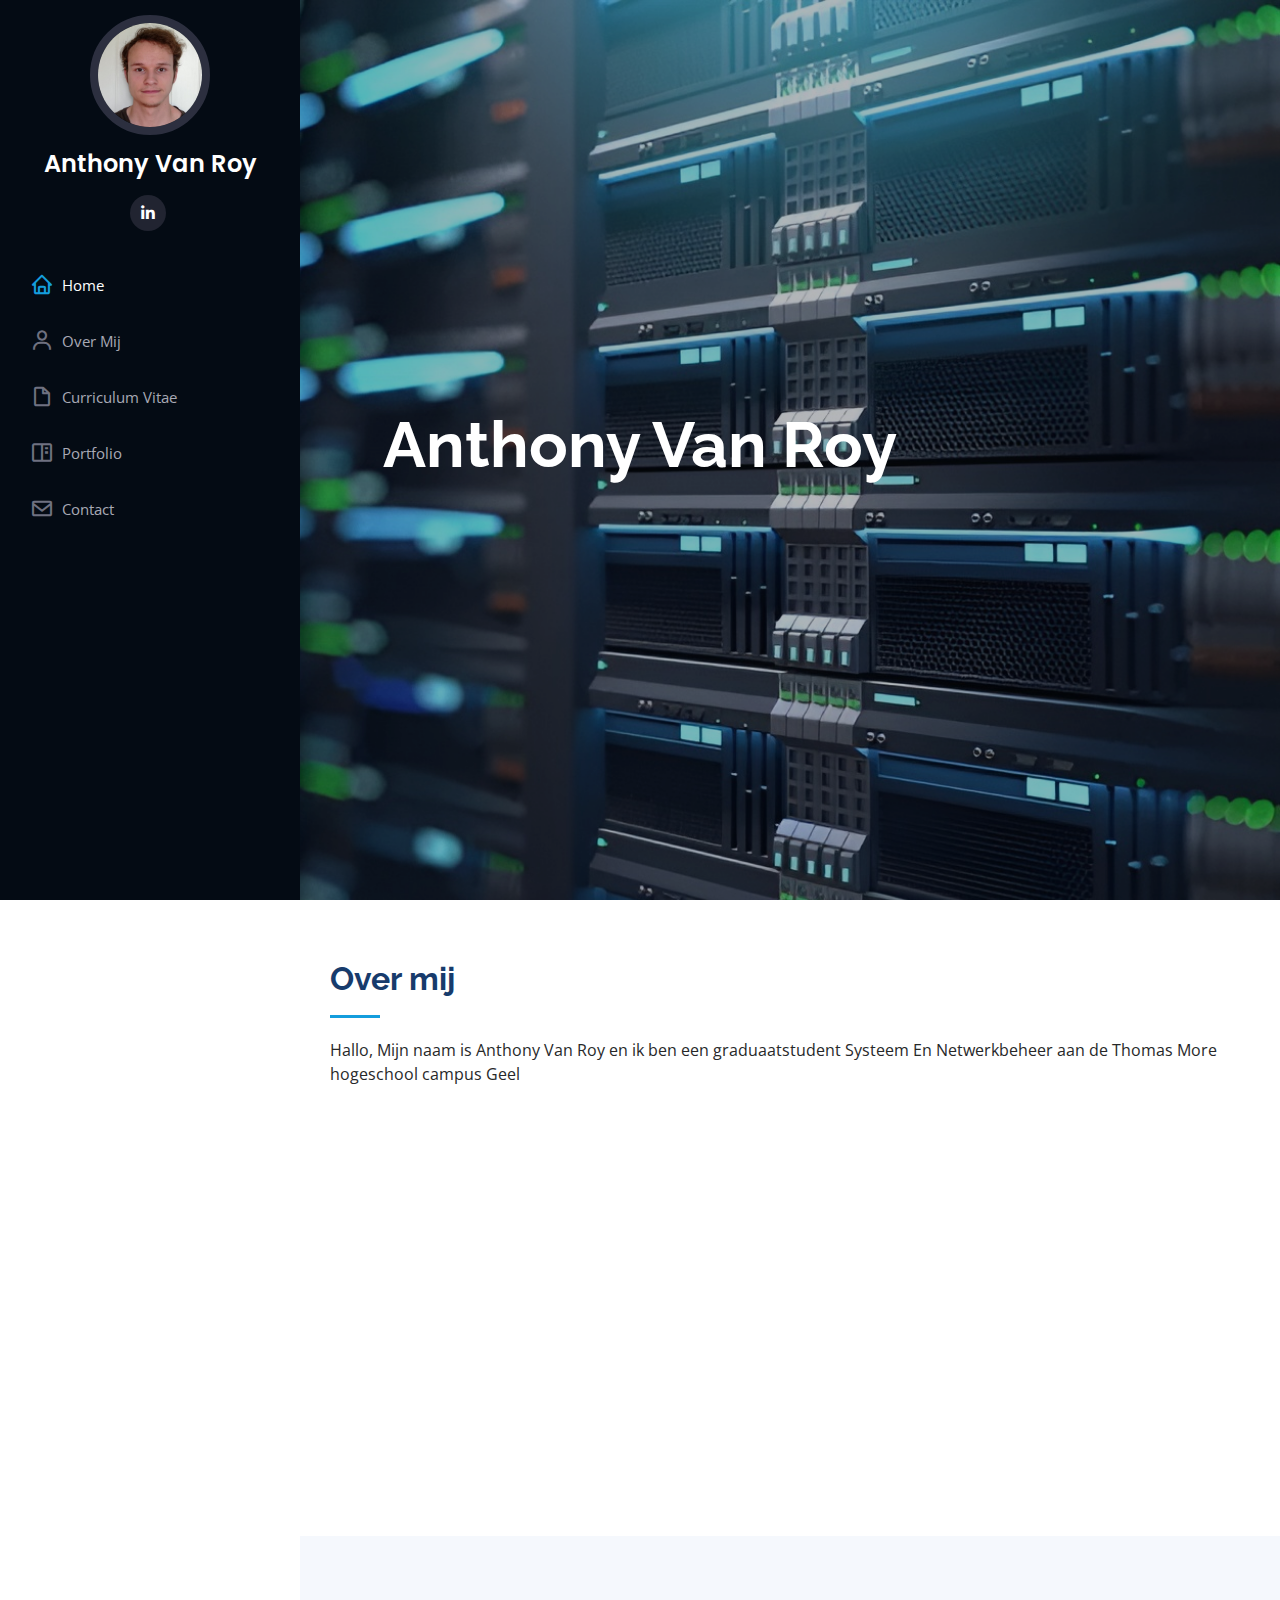
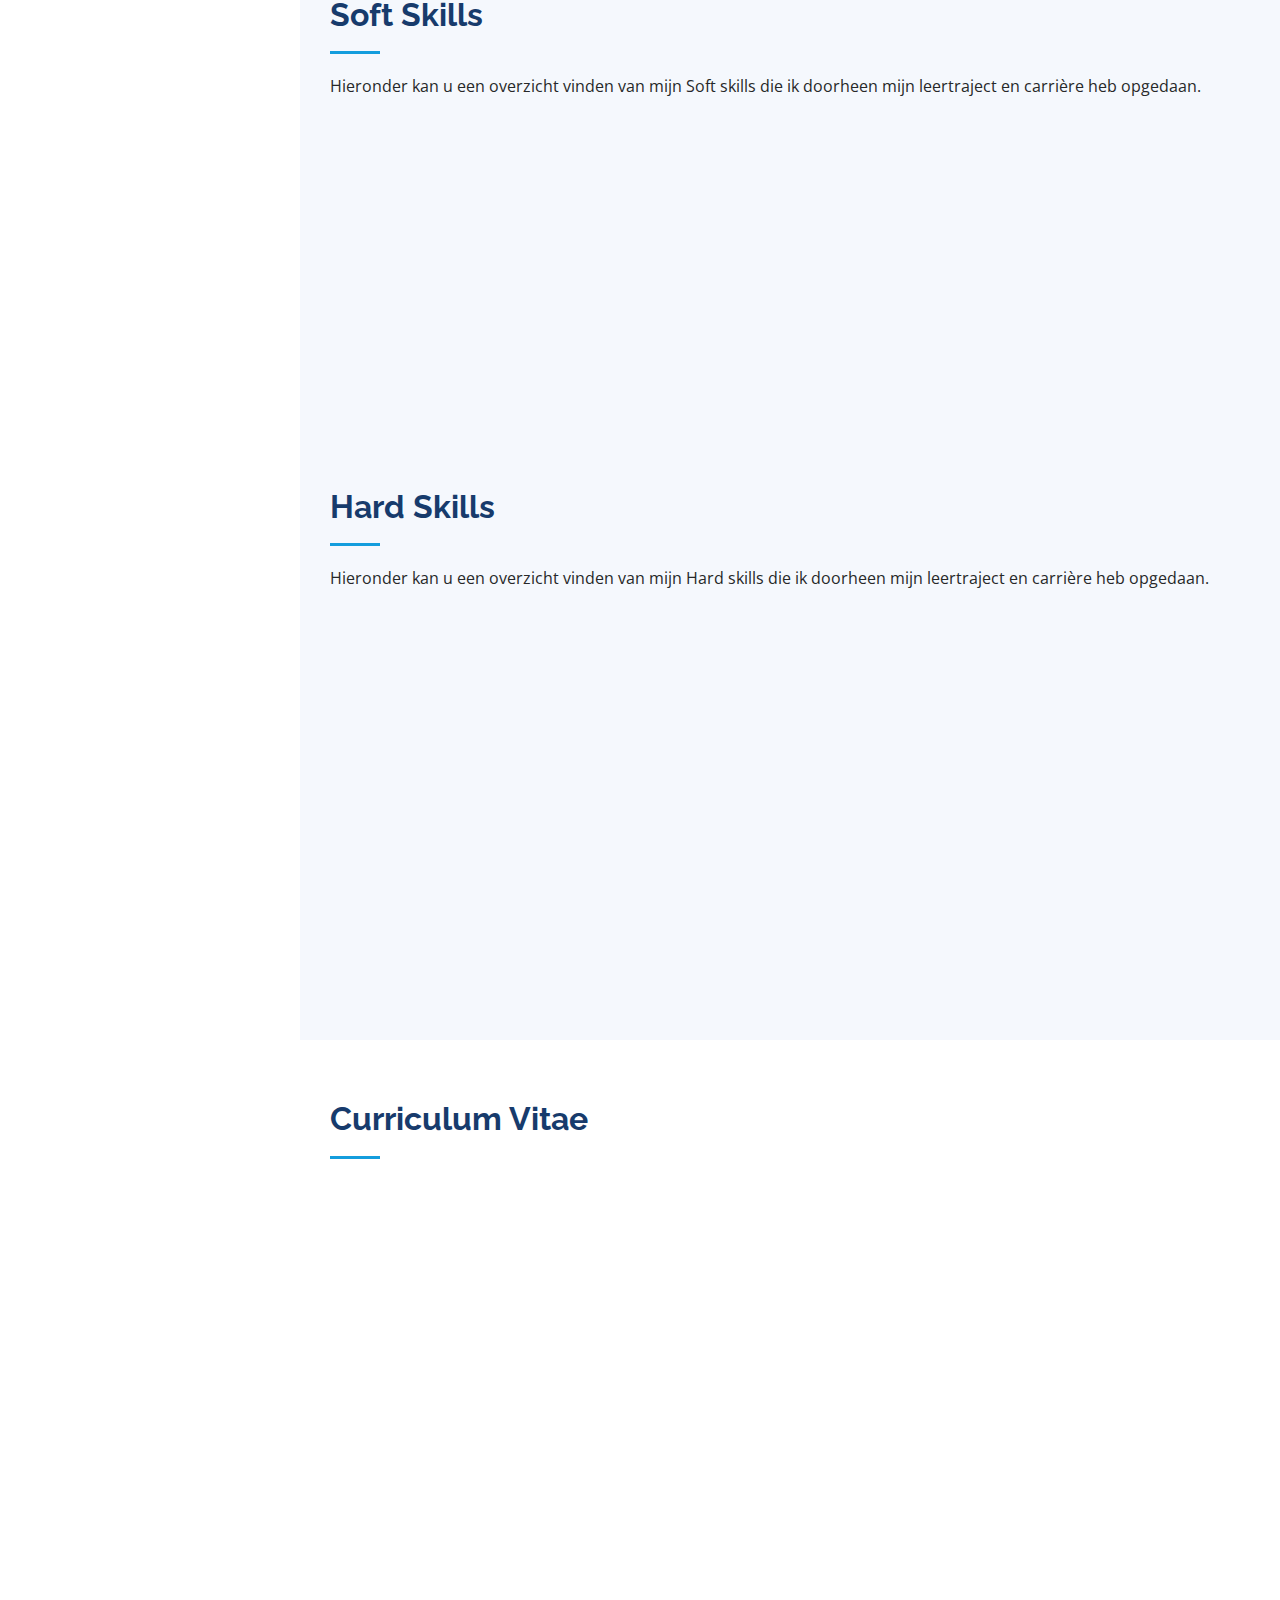
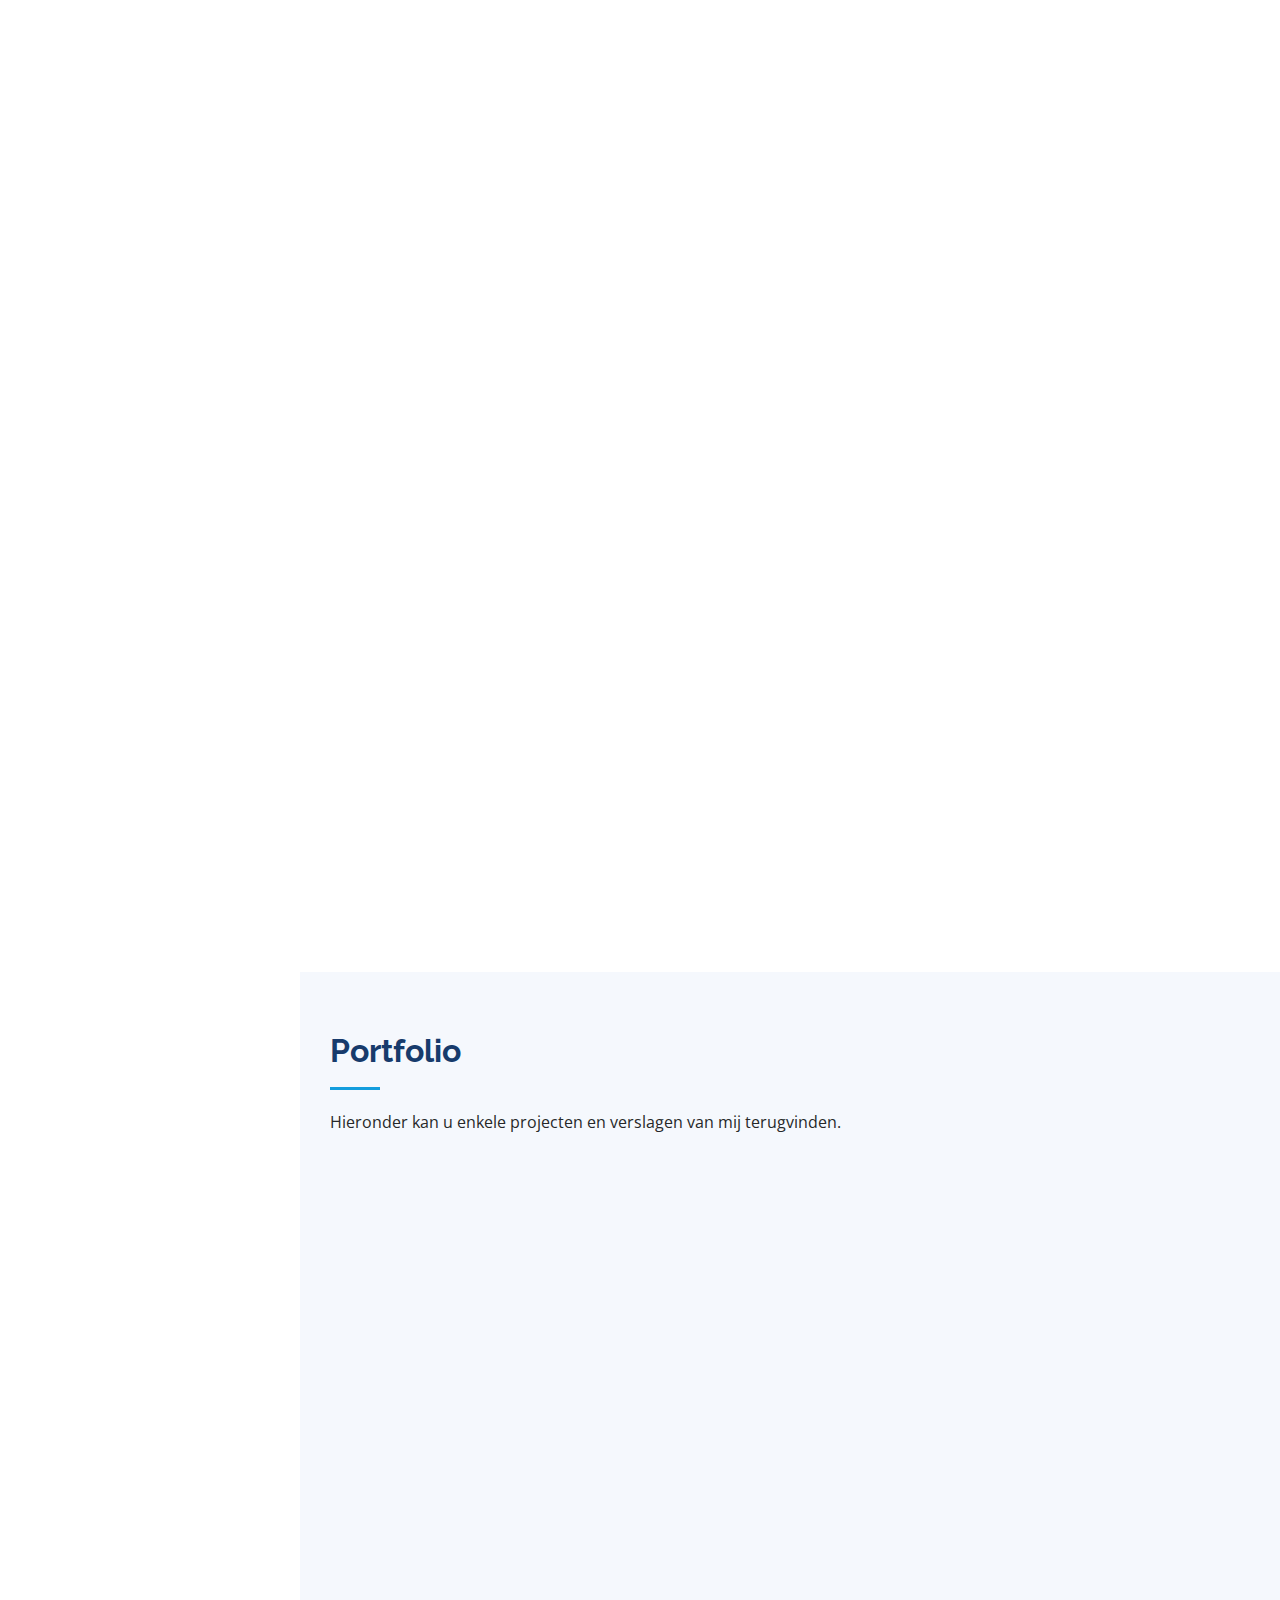
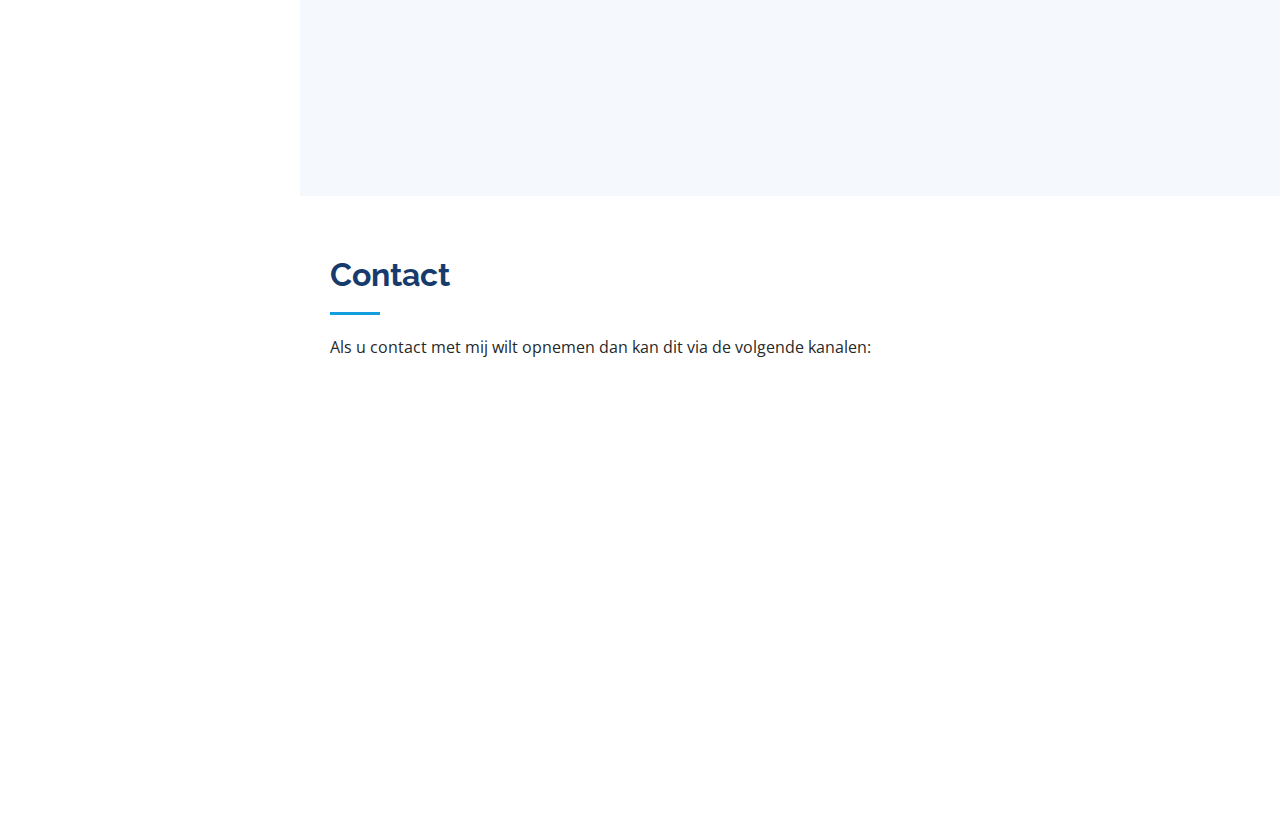
<file: index.html>
<!DOCTYPE html>
<html lang="en">

<head>
  <meta charset="utf-8">
  <meta content="width=device-width, initial-scale=1.0" name="viewport">

  <title>Portfolio - Anthony Van Roy</title>
  <meta content="" name="description">
  <meta content="" name="keywords">

  <link href="assets/img/favicon.png" rel="icon">
  <link href="assets/img/favicon-icon.png" rel="favicon-icon">

  <link href="https://fonts.googleapis.com/css?family=Open+Sans:300,300i,400,400i,600,600i,700,700i|Raleway:300,300i,400,400i,500,500i,600,600i,700,700i|Poppins:300,300i,400,400i,500,500i,600,600i,700,700i" rel="stylesheet">

  <link href="assets/vendor/aos/aos.css" rel="stylesheet">
  <link href="assets/vendor/bootstrap/css/bootstrap.min.css" rel="stylesheet">
  <link href="assets/vendor/bootstrap-icons/bootstrap-icons.css" rel="stylesheet">
  <link href="assets/vendor/boxicons/css/boxicons.min.css" rel="stylesheet">
  <link href="assets/vendor/glightbox/css/glightbox.min.css" rel="stylesheet">
  <link href="assets/vendor/swiper/swiper-bundle.min.css" rel="stylesheet">

  <link href="assets/css/style.css" rel="stylesheet">
</head>

<body>

  <i class="bi bi-list mobile-nav-toggle d-xl-none"></i>

  <header id="header">
    <div class="d-flex flex-column">

      <div class="profile">
        <img src="assets/img/profile-img.jpg" alt="" class="img-fluid rounded-circle">
        <h1 class="text-light"><a href="index.html">Anthony Van Roy</a></h1>
        <div class="social-links mt-3 text-center">
          <a href="https://www.linkedin.com/in/anthony-van-roy-a99211253/" class="linkedin"><i class="bx bxl-linkedin"></i></a>
        </div>
      </div>

      <nav id="navbar" class="nav-menu navbar">
        <ul>
          <li><a href="#hero" class="nav-link scrollto active"><i class="bx bx-home"></i> <span>Home</span></a></li>
          <li><a href="#about" class="nav-link scrollto"><i class="bx bx-user"></i> <span>Over Mij</span></a></li>
          <li><a href="#resume" class="nav-link scrollto"><i class="bx bx-file-blank"></i> <span>Curriculum Vitae</span></a></li>
          <li><a href="#portfolio" class="nav-link scrollto"><i class="bx bx-book-content"></i> <span>Portfolio</span></a></li>
          <li><a href="#contact" class="nav-link scrollto"><i class="bx bx-envelope"></i> <span>Contact</span></a></li>
        </ul>
      </nav>
    </div>
  </header>


  <section id="hero" class="d-flex flex-column justify-content-center align-items-center">
    <div class="hero-container" data-aos="fade-in">
      <h1>Anthony Van Roy</h1>
    </div>
  </section>

  <main id="main">

    <section id="about" class="about">
      <div class="container">

        <div class="section-title">
          <h2>Over mij</h2>
          <p>Hallo, Mijn naam is Anthony Van Roy en ik ben een graduaatstudent Systeem En Netwerkbeheer aan de Thomas More hogeschool campus Geel</p>
        </div>

        <div class="row">
          <div class="col-lg-4" data-aos="fade-right">
            <img src="assets/img/profile-img.jpg" class="img-fluid" alt="">
          </div>
          <div class="col-lg-8 pt-4 pt-lg-0 content" data-aos="fade-left">
            <h3>Student Systeem En Netwerkbeheer</h3>
            <div class="row">
              <div class="col-lg-6">
                <ul>
                  <li><i class="bi bi-chevron-right"></i> <strong>Geboortedatum:</strong> <span>18 Februari 2001</span></li>
                  <li><i class="bi bi-chevron-right"></i> <strong>Website:</strong> <span><a href="https://www.anthonyvanroy.com">www.anthonyvanroy.com</a></span></li>
                  <li><i class="bi bi-chevron-right"></i> <strong>Mobiel:</strong> <span><a href="tel:+32476517123">+32 476 51 71 23</a></span></li>
                  <li><i class="bi bi-chevron-right"></i> <strong>Woonplaats:</strong> <span>2440, Geel</span></li>
                </ul>
              </div>
              <div class="col-lg-6">
                <ul>
                  <li><i class="bi bi-chevron-right"></i> <strong>Leeftijd:</strong> <span>22</span></li>
                  <li><i class="bi bi-chevron-right"></i> <strong>Email:</strong> <span><a href="mailto:anthony.van.roy@hotmail.be">anthony.van.roy@hotmail.be</a></span></li>
                </ul>
              </div>
            </div>
            <p>
              Vanaf jonge leeftijd was ik al gefacineerd door computers. Na mijn middelbare schoolcarrière heb ik dan ook de stap gezet om verder te studeren voor Systeem En Netwerkbeheer. Dit is tot de dag van vandaag een van mijn beste keuzes geweest. Mijn passie is alles wat met IT te maken heeft. Mijn hobby is dan ook homelabs maken en mij verdiepen in dit soort topics. Ik maak en plaats graag custom build computers voor vrienden en mensen die dit verlangen.
            </p>
          </div>
        </div>

      </div>
    </section>

    <section id="soft-skills" class="soft skills section-bg">
      <div class="container">

        <div class="section-title">
          <h2>Soft Skills</h2>
          <p>Hieronder kan u een overzicht vinden van mijn Soft skills die ik doorheen mijn leertraject en carrière heb opgedaan.</p>
        </div>

        <div class="row soft skills-content">

          <div class="col-lg-6" data-aos="fade-up">

            <div class="progress">
              <span class="soft skill">Leergierig <i class="val">100%</i></span>
              <div class="progress-bar-wrap">
                <div class="progress-bar" role="progressbar" aria-valuenow="100" aria-valuemin="0" aria-valuemax="100"></div>
              </div>
            </div>

            <div class="progress">
              <span class="soft skill">Teamwork <i class="val">75%</i></span>
              <div class="progress-bar-wrap">
                <div class="progress-bar" role="progressbar" aria-valuenow="75" aria-valuemin="0" aria-valuemax="100"></div>
              </div>
            </div>

            <div class="progress">
              <span class="soft skill">Zelfstandigheid <i class="val">80%</i></span>
              <div class="progress-bar-wrap">
                <div class="progress-bar" role="progressbar" aria-valuenow="80" aria-valuemin="0" aria-valuemax="100"></div>
              </div>
            </div>

            <div class="progress">
              <span class="soft skill">Documenteren <i class="val">70%</i></span>
              <div class="progress-bar-wrap">
                <div class="progress-bar" role="progressbar" aria-valuenow="70" aria-valuemin="0" aria-valuemax="100"></div>
              </div>
            </div>

          </div>

          <div class="col-lg-6" data-aos="fade-up" data-aos-delay="100">

            <div class="progress">
              <span class="soft skill">Professioneel handelen <i class="val">70%</i></span>
              <div class="progress-bar-wrap">
                <div class="progress-bar" role="progressbar" aria-valuenow="70" aria-valuemin="0" aria-valuemax="100"></div>
              </div>
            </div>

            <div class="progress">
              <span class="soft skill">Probleem oplossend denken <i class="val">70%</i></span>
              <div class="progress-bar-wrap">
                <div class="progress-bar" role="progressbar" aria-valuenow="70" aria-valuemin="0" aria-valuemax="100"></div>
              </div>
            </div>

            <div class="progress">
              <span class="soft skill">Analyseren <i class="val">80%</i></span>
              <div class="progress-bar-wrap">
                <div class="progress-bar" role="progressbar" aria-valuenow="80" aria-valuemin="0" aria-valuemax="100"></div>
              </div>
            </div>

          </div>

        </div>

      </div>
    </section>

    <section id="hard-skills" class="hard skills section-bg">
      <div class="container">

        <div class="section-title">
          <h2>Hard Skills</h2>
          <p>Hieronder kan u een overzicht vinden van mijn Hard skills die ik doorheen mijn leertraject en carrière heb opgedaan.</p>
        </div>

        <div class="row hard skills-content">

          <div class="col-lg-6" data-aos="fade-up">

            <div class="progress">
              <span class="hard skill">Linux <i class="val">80%</i></span>
              <div class="progress-bar-wrap">
                <div class="progress-bar" role="progressbar" aria-valuenow="80" aria-valuemin="0" aria-valuemax="100"></div>
              </div>
            </div>

            <div class="progress">
              <span class="hard skill">Networking <i class="val">80%</i></span>
              <div class="progress-bar-wrap">
                <div class="progress-bar" role="progressbar" aria-valuenow="80" aria-valuemin="0" aria-valuemax="100"></div>
              </div>
            </div>

            <div class="progress">
              <span class="hard skill">Cybersecurity <i class="val">75%</i></span>
              <div class="progress-bar-wrap">
                <div class="progress-bar" role="progressbar" aria-valuenow="75" aria-valuemin="0" aria-valuemax="100"></div>
              </div>
            </div>

            <div class="progress">
              <span class="hard skill">SQL Databanken <i class="val">60%</i></span>
              <div class="progress-bar-wrap">
                <div class="progress-bar" role="progressbar" aria-valuenow="60" aria-valuemin="0" aria-valuemax="100"></div>
              </div>
            </div>

            <div class="progress">
              <span class="hard skill">Terraform <i class="val">60%</i></span>
              <div class="progress-bar-wrap">
                <div class="progress-bar" role="progressbar" aria-valuenow="60" aria-valuemin="0" aria-valuemax="100"></div>
              </div>
            </div>

            <div class="progress">
              <span class="hard skill">Cisco <i class="val">70%</i></span>
              <div class="progress-bar-wrap">
                <div class="progress-bar" role="progressbar" aria-valuenow="70" aria-valuemin="0" aria-valuemax="100"></div>
              </div>
            </div>

          </div>

          <div class="col-lg-6" data-aos="fade-up" data-aos-delay="100">

            <div class="progress">
              <span class="hard skill">Windows <i class="val">65%</i></span>
              <div class="progress-bar-wrap">
                <div class="progress-bar" role="progressbar" aria-valuenow="65" aria-valuemin="0" aria-valuemax="100"></div>
              </div>
            </div>

            <div class="progress">
              <span class="hard skill">Powershell <i class="val">60%</i></span>
              <div class="progress-bar-wrap">
                <div class="progress-bar" role="progressbar" aria-valuenow="60" aria-valuemin="0" aria-valuemax="100"></div>
              </div>
            </div>

            <div class="progress">
              <span class="hard skill">Bash <i class="val">70%</i></span>
              <div class="progress-bar-wrap">
                <div class="progress-bar" role="progressbar" aria-valuenow="70" aria-valuemin="0" aria-valuemax="100"></div>
              </div>
            </div>

            <div class="progress">
              <span class="hard skill">Ansible <i class="val">65%</i></span>
              <div class="progress-bar-wrap">
                <div class="progress-bar" role="progressbar" aria-valuenow="65" aria-valuemin="0" aria-valuemax="100"></div>
              </div>
            </div>

            <div class="progress">
              <span class="hard skill">Fortinet <i class="val">70%</i></span>
              <div class="progress-bar-wrap">
                <div class="progress-bar" role="progressbar" aria-valuenow="70" aria-valuemin="0" aria-valuemax="100"></div>
              </div>
            </div>

          </div>

        </div>

      </div>
    </section>

    <section id="resume" class="resume">
      <div class="container">

        <div class="section-title">
          <h2>Curriculum Vitae</h2>
          <p></p>
        </div>

        <div class="row">
          <div class="col-lg-6" data-aos="fade-up">
            <h3 class="resume-title">Persoonlijke Samenvatting</h3>
            <div class="resume-item pb-0">
              <h4>Anthony Van Roy</h4>
              <p><em>Jonge en leergierige afstuderende student die klaar is voor de arbeidsmarkt.</em></p>
              <ul>
                <li>2440, Geel</li>
                <li><a href="tel:+32476517123">+32 476 51 71 23</a></li>
                <li><a href="mailto:anthony.van.roy@hotmail.be">anthony.van.roy@hotmail.be</a></li>
              </ul>
            </div>

            <h3 class="resume-title">Studies</h3>
            <div class="resume-item">
              <h4>Graduaat Systeem En Netwerkbeheer</h4>
              <h5>2021 - Heden</h5>
              <p><em>Thomas More - Campus Geel</em></p>
              <p>Tijdens mijn studies Systeem En Netwerkbeheer maakte ik kennis met de Cisco CCNA cursus, Cybersecurity, DevOps technieken en deed ik kennis op van het windows en linux besturingsysteem. Een van de projecten tijdens deze studie was bv. het opstellen van een gamehosting bedrijf in een cloudomgeving. Hier implementeerden we een game server manager, een uptime monitor voor eindgebruikers, een centrale server manager en interne monitoring voor de servers zelf.</p>
            </div>
            <div class="resume-item">
              <h4>Industriële Installaties</h4>
              <h5>2020 - 2021</h5>
              <p><em>Sint - Jozef Geel</em></p>
              <p>Tijdens mijn specialisatiejaar Industriële Installaties maakte ik kennis met verschillende industriële installaties en normen. Ook maakte ik kennis met de veiligheidsprincipes en Industriële installaties. Onder andere: PLC sturingen en programmaties, noodstoprelais, frequentie omvormers, etc. Ik heb op het einde van deze studie een eindwerk gerealiseerd; dit was een robotarm met een transportband met kleurdetectie. </p>
            </div>
            <div class="resume-item">
              <h4>Elektrische Installaties</h4>
              <h5>2016 - 2020</h5>
              <p><em>Sint - Jozef Geel</em></p>
              <p></p>
            </div>
            <div class="resume-item">
              <h4>Elektromechanica</h4>
              <h5>2013 - 2016</h5>
              <p><em>Atheneum - Geel</em></p>
              <p></p>
            </div>
          </div>
          <div class="col-lg-6" data-aos="fade-up" data-aos-delay="100">
            <h3 class="resume-title">Werkervaring</h3>
            <div class="resume-item">
              <h4>Werkplekleren</h4>
              <h5>Feb 2023 - Mei 2023</h5>
              <p><em>Wevecs, 2460 Kasterlee</em></p>
              <ul>
                <li>Modernisering/herimplementatie van een backoffice applicatie van een derde partij op het Microsoft Power Platform&trade; en deze presenteren.</li>
                <li>Maken van een bedrijfsnetwerk met Fortinet&trade; apparatuur, waaronder fortigate&trade;, fortiswitch&trade; en fortiap&trade;,ook het testen van dit netwerk en security compliancy bereiken.</li>
                <li>Maken van een case study over electronic shelf labels met als doel een Europese rollout te realiseren voor een Enterprise klant.</li>
                <li>Maken van een case study over monitoring tools voor het monitoren van 2000+ clients voor een Enterprise klant.</li>
                <li>Plaatsen van conference room hardware en deze opstellen op een Microsoft 365&trade; omgeving.</li>
                <li>Opstellen van een SSL-VPN voor remote werken waar Single Sign On via Microsoft Azure&trade; is geïmplementeerd.</li>
              </ul>
            </div>
            <div class="resume-item">
              <h4>Studentenjob industriële kastenbouw</h4>
              <h5>Jul 2021 - Aug 2021</h5>
              <p><em>Dymotec nv, 2250 Olen</em></p>
              <ul>
                <li>Bij dymotec nv. was ik verantwoordelijk voor het bouwen en bedraden van industriële kasten om onder andere industriële mengers aan te sturen.</li>
              </ul>
            </div>
          </div>
        </div>

      </div>
    </section>


    <section id="portfolio" class="portfolio section-bg">
      <div class="container">

        <div class="section-title">
          <h2>Portfolio</h2>
          <p>Hieronder kan u enkele projecten en verslagen van mij terugvinden.</p>
        </div>

        <div class="row" data-aos="fade-up">
          <div class="col-lg-12 d-flex justify-content-center">
            <ul id="portfolio-flters">
              <li data-filter="*" class="filter-active">Alles</li>
              <li data-filter=".filter-studietraject">Studietraject</li>
              <li data-filter=".filter-carriere">Carrière</li>
            </ul>
          </div>
        </div>

        <div class="row portfolio-container" data-aos="fade-up" data-aos-delay="100">

          <div class="col-lg-4 col-md-6 portfolio-item filter-carriere">
            <div class="portfolio-wrap">
              <img src="assets/img/portfolio/portfolio-conference-room-poly-01.jpg" class="img-fluid" alt="">
              <div class="portfolio-links">
                <a href="assets/img/portfolio/portfolio-conference-room-poly-01.jpg" data-gallery="portfolioGallery" class="portfolio-lightbox" title="Deployment Conference room"><i class="bx bx-expand"></i></a>
                <a href="portfolio-details-conference-room.html" title="Details"><i class="bx bx-book-open"></i></a>
              </div>
            </div>
          </div>

          <div class="col-lg-4 col-md-6 portfolio-item filter-carriere">
            <div class="portfolio-wrap">
              <img src="assets/img/portfolio/portfolio-fortinet-01.jpg" class="img-fluid" alt="">
              <div class="portfolio-links">
                <a href="assets/img/portfolio/portfolio-fortinet-01.jpg" data-gallery="portfolioGallery" class="portfolio-lightbox" title="Deploying business netwerk met Fortinet"><i class="bx bx-expand"></i></a>
                <a href="portfolio-details-fortinet.html" title="Details"><i class="bx bx-book-open"></i></a>
              </div>
            </div>
          </div>

          <div class="col-lg-4 col-md-6 portfolio-item filter-carriere">
            <div class="portfolio-wrap">
              <img src="assets/img/portfolio/portfolio-forticlient-01.jpg" class="img-fluid" alt="">
              <div class="portfolio-links">
                <a href="assets/img/portfolio/portfolio-forticlient-01.jpg" data-gallery="portfolioGallery" class="portfolio-lightbox" title="Deployment Forticlient VPN"><i class="bx bx-expand"></i></a>
                <a href="portfolio-details-forticlient-vpn.html" title="Details"><i class="bx bx-book-open"></i></a>
              </div>
            </div>
          </div>

          <div class="col-lg-4 col-md-6 portfolio-item filter-carriere">
            <div class="portfolio-wrap">
              <img src="assets/img/portfolio/portfolio-powerapps-01.jpg" class="img-fluid" alt="">
              <div class="portfolio-links">
                <a href="assets/img/portfolio/portfolio-powerapps-01.jpg" data-gallery="portfolioGallery" class="portfolio-lightbox" title="Herimplementatie applicatie op Power Platform&trade;"><i class="bx bx-expand"></i></a>
                <a href="portfolio-details-powerapps.html" title="Details"><i class="bx bx-book-open"></i></a>
              </div>
            </div>
          </div>

          <div class="col-lg-4 col-md-6 portfolio-item filter-studietraject">
            <div class="portfolio-wrap">
              <img src="assets/img/portfolio/portfolio-case-study-windows-deployment-01.jpg" class="img-fluid" alt="">
              <div class="portfolio-links">
                <a href="assets/img/portfolio/portfolio-case-study-windows-deployment-01.jpg" data-gallery="portfolioGallery" class="portfolio-lightbox" title="Case Study Windows Deployment"><i class="bx bx-expand"></i></a>
                <a href="portfolio-details-windows-deployment.html" title="Details"><i class="bx bx-book-open"></i></a>
              </div>
            </div>
          </div>

      </div>
    </section>


    <section id="contact" class="contact">
      <div class="container">

        <div class="section-title">
          <h2>Contact</h2>
          <p>Als u contact met mij wilt opnemen dan kan dit via de volgende kanalen:</p>
        </div>

        <div class="row" data-aos="fade-in">

          <div class="col-lg-5 d-flex align-items-stretch">
            <div class="info">
              <div class="address">
                <i class="bx bxl-linkedin"></i>
                <h4>LinkedIn:</h4>
                <p><a href="https://www.linkedin.com/in/anthony-van-roy-a99211253/">linkedIn</a></p>
              </div>

              <div class="email">
                <i class="bi bi-envelope"></i>
                <h4>Email:</h4>
                <p><a href="mailto:anthony.van.roy@hotmail.be">anthony.van.roy@hotmail.be</a></p>
              </div>

              <div class="phone">
                <i class="bi bi-phone"></i>
                <h4>Mobiel:</h4>
                <p><a href="tel:+32476517123">+32 476 51 71 23</a></p>
              </div>

            </div>

          </div>

        </div>

      </div>
    </section>

  </main>

  <a href="#" class="back-to-top d-flex align-items-center justify-content-center"><i class="bi bi-arrow-up-short"></i></a>

  <!-- Vendor JS Files -->
  <script src="assets/vendor/purecounter/purecounter_vanilla.js"></script>
  <script src="assets/vendor/aos/aos.js"></script>
  <script src="assets/vendor/bootstrap/js/bootstrap.bundle.min.js"></script>
  <script src="assets/vendor/glightbox/js/glightbox.min.js"></script>
  <script src="assets/vendor/isotope-layout/isotope.pkgd.min.js"></script>
  <script src="assets/vendor/swiper/swiper-bundle.min.js"></script>
  <script src="assets/vendor/typed.js/typed.umd.js"></script>
  <script src="assets/vendor/waypoints/noframework.waypoints.js"></script>
  <script src="assets/vendor/php-email-form/validate.js"></script>

  <!-- Main JS File -->
  <script src="assets/js/main.js"></script>

</body>

</html>
</file>
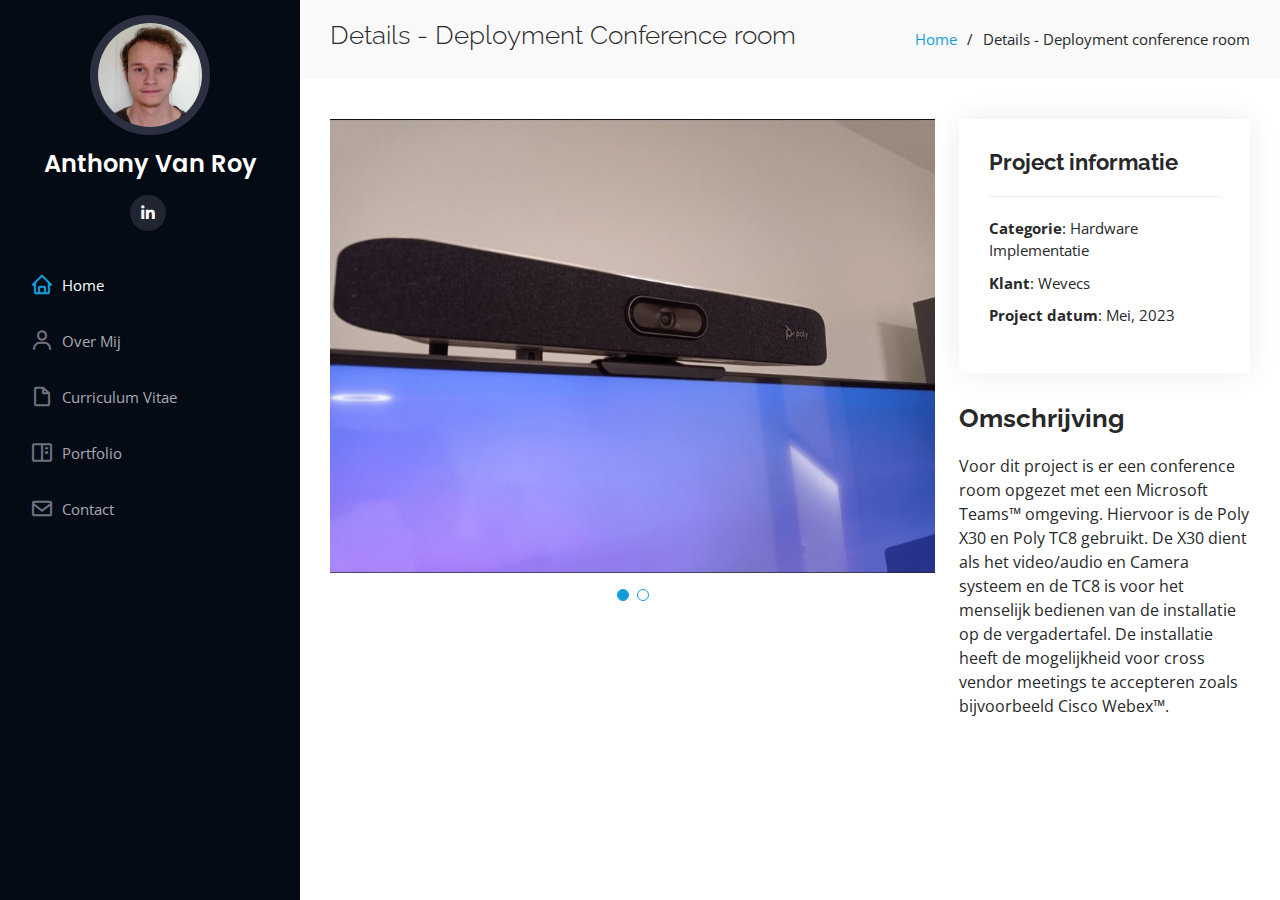
<file: portfolio-details-conference-room.html>
<!DOCTYPE html>
<html lang="en">

<head>
  <meta charset="utf-8">
  <meta content="width=device-width, initial-scale=1.0" name="viewport">

  <title>Details - conference room project</title>
  <meta content="" name="description">
  <meta content="" name="keywords">

  <link href="assets/img/favicon.png" rel="icon">
  <link href="assets/img/favicon-icon.png" rel="favicon-icon">

  <link href="https://fonts.googleapis.com/css?family=Open+Sans:300,300i,400,400i,600,600i,700,700i|Raleway:300,300i,400,400i,500,500i,600,600i,700,700i|Poppins:300,300i,400,400i,500,500i,600,600i,700,700i" rel="stylesheet">

  <link href="assets/vendor/aos/aos.css" rel="stylesheet">
  <link href="assets/vendor/bootstrap/css/bootstrap.min.css" rel="stylesheet">
  <link href="assets/vendor/bootstrap-icons/bootstrap-icons.css" rel="stylesheet">
  <link href="assets/vendor/boxicons/css/boxicons.min.css" rel="stylesheet">
  <link href="assets/vendor/glightbox/css/glightbox.min.css" rel="stylesheet">
  <link href="assets/vendor/swiper/swiper-bundle.min.css" rel="stylesheet">

  <link href="assets/css/style.css" rel="stylesheet">

</head>

<body>

  <i class="bi bi-list mobile-nav-toggle d-xl-none"></i>

  <header id="header">
    <div class="d-flex flex-column">

      <div class="profile">
        <img src="assets/img/profile-img.jpg" alt="" class="img-fluid rounded-circle">
        <h1 class="text-light"><a href="index.html">Anthony Van Roy</a></h1>
        <div class="social-links mt-3 text-center">
          <a href="https://www.linkedin.com/in/anthony-van-roy-a99211253/" class="linkedin"><i class="bx bxl-linkedin"></i></a>
        </div>
      </div>

      <nav id="navbar" class="nav-menu navbar">
        <ul>
          <li><a href="index.html#hero" class="nav-link scrollto active"><i class="bx bx-home"></i> <span>Home</span></a></li>
          <li><a href="index.html#about" class="nav-link scrollto"><i class="bx bx-user"></i> <span>Over Mij</span></a></li>
          <li><a href="index.html#resume" class="nav-link scrollto"><i class="bx bx-file-blank"></i> <span>Curriculum Vitae</span></a></li>
          <li><a href="index.html#portfolio" class="nav-link scrollto"><i class="bx bx-book-content"></i> <span>Portfolio</span></a></li>
          <li><a href="index.html#contact" class="nav-link scrollto"><i class="bx bx-envelope"></i> <span>Contact</span></a></li>
        </ul>
      </nav>
    </div>
  </header>

  <main id="main">

    <section id="breadcrumbs" class="breadcrumbs">
      <div class="container">

        <div class="d-flex justify-content-between align-items-center">
          <h2>Details - Deployment Conference room</h2>
          <ol>
            <li><a href="index.html">Home</a></li>
            <li>Details - Deployment conference room</li>
          </ol>
        </div>

      </div>
    </section>

    <section id="portfolio-details" class="portfolio-details">
      <div class="container">

        <div class="row gy-4">

          <div class="col-lg-8">
            <div class="portfolio-details-slider swiper">
              <div class="swiper-wrapper align-items-center">

                <div class="swiper-slide">
                  <img src="assets/img/portfolio/portfolio-conference-room-poly-01.jpg" alt="">
                </div>

                <div class="swiper-slide">
                  <img src="assets/img/portfolio/portfolio-conference-room-poly-02.jpg" alt="">
                </div>

              </div>
              <div class="swiper-pagination"></div>
            </div>
          </div>

          <div class="col-lg-4">
            <div class="portfolio-info">
              <h3>Project informatie</h3>
              <ul>
                <li><strong>Categorie</strong>: Hardware Implementatie</li>
                <li><strong>Klant</strong>: Wevecs</li>
                <li><strong>Project datum</strong>: Mei, 2023</li>
              </ul>
            </div>
            <div class="portfolio-description">
              <h2>Omschrijving</h2>
              <p>
                Voor dit project is er een conference room opgezet met een Microsoft Teams&trade; omgeving. Hiervoor is de Poly X30 en Poly TC8 gebruikt. De X30 dient als het video/audio en Camera systeem en de TC8 is voor het menselijk bedienen van de installatie op de vergadertafel. De installatie heeft de mogelijkheid voor cross vendor meetings te accepteren zoals bijvoorbeeld Cisco Webex&trade;.
              </p>
            </div>
          </div>

        </div>

      </div>
    </section>

  </main>

  <a href="#" class="back-to-top d-flex align-items-center justify-content-center"><i class="bi bi-arrow-up-short"></i></a>

  <script src="assets/vendor/purecounter/purecounter_vanilla.js"></script>
  <script src="assets/vendor/aos/aos.js"></script>
  <script src="assets/vendor/bootstrap/js/bootstrap.bundle.min.js"></script>
  <script src="assets/vendor/glightbox/js/glightbox.min.js"></script>
  <script src="assets/vendor/isotope-layout/isotope.pkgd.min.js"></script>
  <script src="assets/vendor/swiper/swiper-bundle.min.js"></script>
  <script src="assets/vendor/typed.js/typed.umd.js"></script>
  <script src="assets/vendor/waypoints/noframework.waypoints.js"></script>
  <script src="assets/vendor/php-email-form/validate.js"></script>

  <script src="assets/js/main.js"></script>

</body>

</html>
</file>
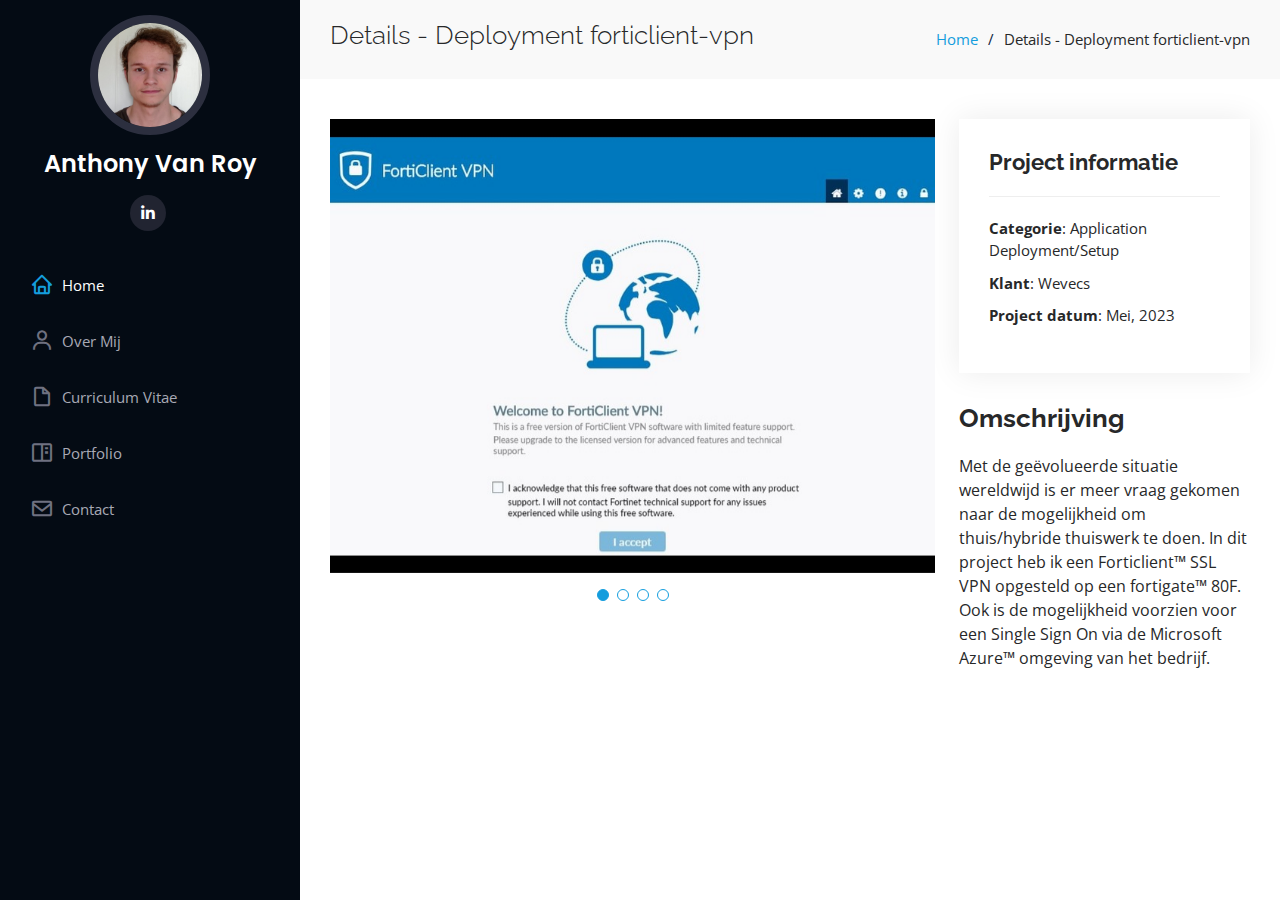
<file: portfolio-details-forticlient-vpn.html>
<!DOCTYPE html>
<html lang="en">

<head>
  <meta charset="utf-8">
  <meta content="width=device-width, initial-scale=1.0" name="viewport">

  <title>Details - Deployment forticlient-vpn</title>
  <meta content="" name="description">
  <meta content="" name="keywords">

  <link href="assets/img/favicon.png" rel="icon">
  <link href="assets/img/favicon-icon.png" rel="favicon-icon">

  <link href="https://fonts.googleapis.com/css?family=Open+Sans:300,300i,400,400i,600,600i,700,700i|Raleway:300,300i,400,400i,500,500i,600,600i,700,700i|Poppins:300,300i,400,400i,500,500i,600,600i,700,700i" rel="stylesheet">

  <link href="assets/vendor/aos/aos.css" rel="stylesheet">
  <link href="assets/vendor/bootstrap/css/bootstrap.min.css" rel="stylesheet">
  <link href="assets/vendor/bootstrap-icons/bootstrap-icons.css" rel="stylesheet">
  <link href="assets/vendor/boxicons/css/boxicons.min.css" rel="stylesheet">
  <link href="assets/vendor/glightbox/css/glightbox.min.css" rel="stylesheet">
  <link href="assets/vendor/swiper/swiper-bundle.min.css" rel="stylesheet">

  <link href="assets/css/style.css" rel="stylesheet">

</head>

<body>

  <i class="bi bi-list mobile-nav-toggle d-xl-none"></i>

  <header id="header">
    <div class="d-flex flex-column">

      <div class="profile">
        <img src="assets/img/profile-img.jpg" alt="" class="img-fluid rounded-circle">
        <h1 class="text-light"><a href="index.html">Anthony Van Roy</a></h1>
        <div class="social-links mt-3 text-center">
          <a href="https://www.linkedin.com/in/anthony-van-roy-a99211253/" class="linkedin"><i class="bx bxl-linkedin"></i></a>
        </div>
      </div>

      <nav id="navbar" class="nav-menu navbar">
        <ul>
          <li><a href="index.html#hero" class="nav-link scrollto active"><i class="bx bx-home"></i> <span>Home</span></a></li>
          <li><a href="index.html#about" class="nav-link scrollto"><i class="bx bx-user"></i> <span>Over Mij</span></a></li>
          <li><a href="index.html#resume" class="nav-link scrollto"><i class="bx bx-file-blank"></i> <span>Curriculum Vitae</span></a></li>
          <li><a href="index.html#portfolio" class="nav-link scrollto"><i class="bx bx-book-content"></i> <span>Portfolio</span></a></li>
          <li><a href="index.html#contact" class="nav-link scrollto"><i class="bx bx-envelope"></i> <span>Contact</span></a></li>
        </ul>
      </nav>
    </div>
  </header>

  <main id="main">

    <section id="breadcrumbs" class="breadcrumbs">
      <div class="container">

        <div class="d-flex justify-content-between align-items-center">
          <h2>Details - Deployment forticlient-vpn</h2>
          <ol>
            <li><a href="index.html">Home</a></li>
            <li>Details - Deployment forticlient-vpn</li>
          </ol>
        </div>

      </div>
    </section>

    <section id="portfolio-details" class="portfolio-details">
      <div class="container">

        <div class="row gy-4">

          <div class="col-lg-8">
            <div class="portfolio-details-slider swiper">
              <div class="swiper-wrapper align-items-center">

                <div class="swiper-slide">
                  <img src="assets/img/portfolio/portfolio-forticlient-01.jpg" alt="">
                </div>

                <div class="swiper-slide">
                  <img src="assets/img/portfolio/portfolio-forticlient-02.jpg" alt="">
                </div>

                <div class="swiper-slide">
                  <img src="assets/img/portfolio/portfolio-forticlient-03.jpg" alt="">
                </div>

                <div class="swiper-slide">
                  <img src="assets/img/portfolio/portfolio-forticlient-04.jpg" alt="">
                </div>

              </div>
              <div class="swiper-pagination"></div>
            </div>
          </div>

          <div class="col-lg-4">
            <div class="portfolio-info">
              <h3>Project informatie</h3>
              <ul>
                <li><strong>Categorie</strong>: Application Deployment/Setup</li>
                <li><strong>Klant</strong>: Wevecs</li>
                <li><strong>Project datum</strong>: Mei, 2023</li>
                <!--  <li><strong>Project Document Forticlient</strong>: <a href="assets/docs/Deployment forticlient via Intune.pdf">Download</a></li>  -->
                <!--  <li><strong>Project Document Fortigate</strong>: <a href="assets/docs/Installatie Fortigate SSL-VPN Fortigate.pdf">Download</a></li>  -->
              </ul>
            </div>
            <div class="portfolio-description">
              <h2>Omschrijving</h2>
              <p>
                Met de geëvolueerde situatie wereldwijd is er meer vraag gekomen naar de mogelijkheid om thuis/hybride thuiswerk te doen. In dit project heb ik een Forticlient&trade; SSL VPN opgesteld op een fortigate&trade; 80F. Ook is de mogelijkheid voorzien voor een Single Sign On via de Microsoft Azure&trade; omgeving van het bedrijf.
              </p>
            </div>
          </div>

        </div>

      </div>
    </section>

  </main>

  <a href="#" class="back-to-top d-flex align-items-center justify-content-center"><i class="bi bi-arrow-up-short"></i></a>

  <script src="assets/vendor/purecounter/purecounter_vanilla.js"></script>
  <script src="assets/vendor/aos/aos.js"></script>
  <script src="assets/vendor/bootstrap/js/bootstrap.bundle.min.js"></script>
  <script src="assets/vendor/glightbox/js/glightbox.min.js"></script>
  <script src="assets/vendor/isotope-layout/isotope.pkgd.min.js"></script>
  <script src="assets/vendor/swiper/swiper-bundle.min.js"></script>
  <script src="assets/vendor/typed.js/typed.umd.js"></script>
  <script src="assets/vendor/waypoints/noframework.waypoints.js"></script>
  <script src="assets/vendor/php-email-form/validate.js"></script>

  <script src="assets/js/main.js"></script>

</body>

</html>
</file>
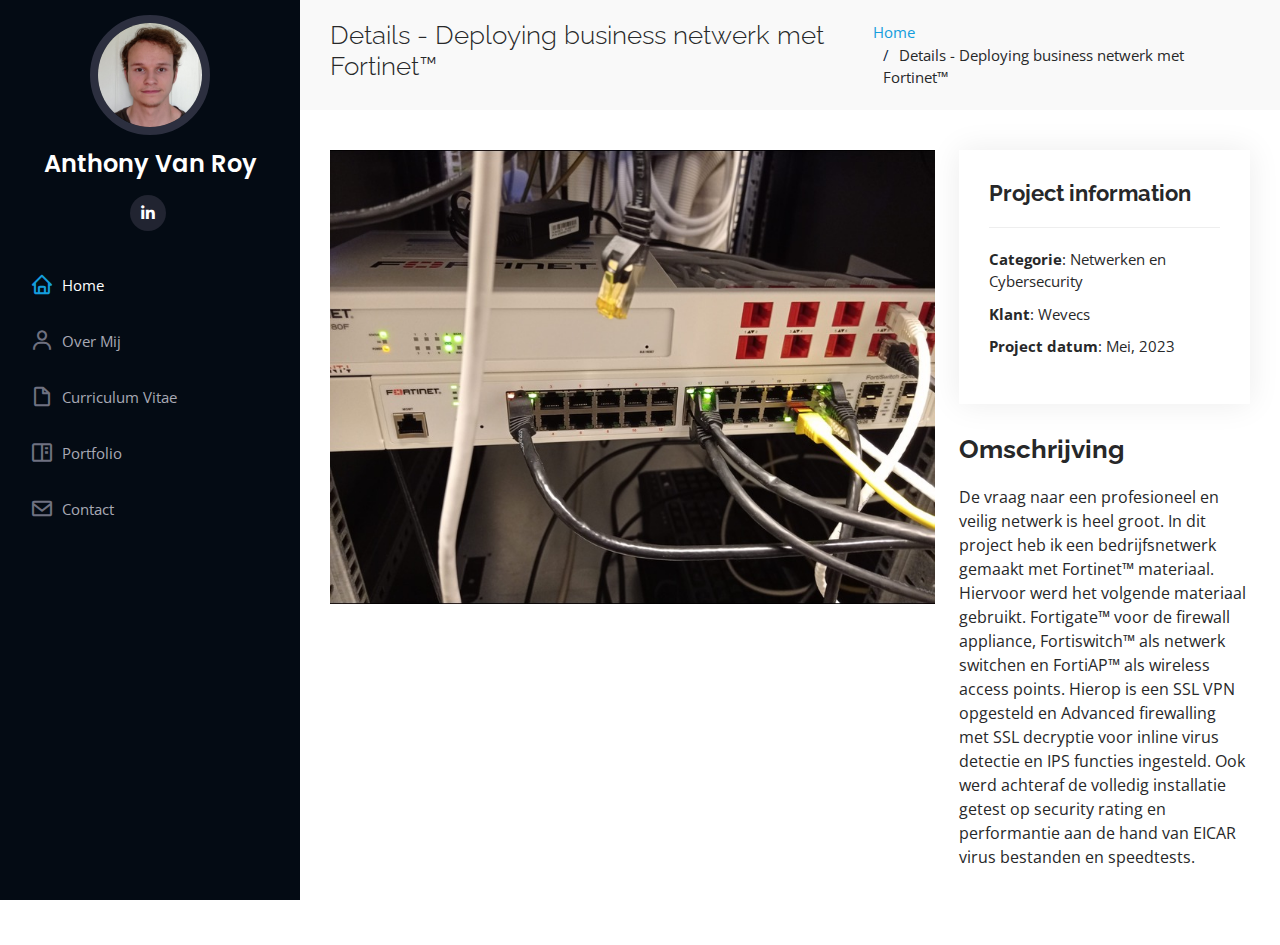
<file: portfolio-details-fortinet.html>
<!DOCTYPE html>
<html lang="en">

<head>
  <meta charset="utf-8">
  <meta content="width=device-width, initial-scale=1.0" name="viewport">

  <title>Details - Deploying business netwerk met Fortinet&trade;</title>
  <meta content="" name="description">
  <meta content="" name="keywords">

  <link href="assets/img/favicon.png" rel="icon">
  <link href="assets/img/favicon-icon.png" rel="favicon-icon">

  <link href="https://fonts.googleapis.com/css?family=Open+Sans:300,300i,400,400i,600,600i,700,700i|Raleway:300,300i,400,400i,500,500i,600,600i,700,700i|Poppins:300,300i,400,400i,500,500i,600,600i,700,700i" rel="stylesheet">

  <link href="assets/vendor/aos/aos.css" rel="stylesheet">
  <link href="assets/vendor/bootstrap/css/bootstrap.min.css" rel="stylesheet">
  <link href="assets/vendor/bootstrap-icons/bootstrap-icons.css" rel="stylesheet">
  <link href="assets/vendor/boxicons/css/boxicons.min.css" rel="stylesheet">
  <link href="assets/vendor/glightbox/css/glightbox.min.css" rel="stylesheet">
  <link href="assets/vendor/swiper/swiper-bundle.min.css" rel="stylesheet">

  <link href="assets/css/style.css" rel="stylesheet">

</head>

<body>

  <i class="bi bi-list mobile-nav-toggle d-xl-none"></i>

  <header id="header">
    <div class="d-flex flex-column">

      <div class="profile">
        <img src="assets/img/profile-img.jpg" alt="" class="img-fluid rounded-circle">
        <h1 class="text-light"><a href="index.html">Anthony Van Roy</a></h1>
        <div class="social-links mt-3 text-center">
          <a href="https://www.linkedin.com/in/anthony-van-roy-a99211253/" class="linkedin"><i class="bx bxl-linkedin"></i></a>
        </div>
      </div>

      <nav id="navbar" class="nav-menu navbar">
        <ul>
          <li><a href="index.html#hero" class="nav-link scrollto active"><i class="bx bx-home"></i> <span>Home</span></a></li>
          <li><a href="index.html#about" class="nav-link scrollto"><i class="bx bx-user"></i> <span>Over Mij</span></a></li>
          <li><a href="index.html#resume" class="nav-link scrollto"><i class="bx bx-file-blank"></i> <span>Curriculum Vitae</span></a></li>
          <li><a href="index.html#portfolio" class="nav-link scrollto"><i class="bx bx-book-content"></i> <span>Portfolio</span></a></li>
          <li><a href="index.html#contact" class="nav-link scrollto"><i class="bx bx-envelope"></i> <span>Contact</span></a></li>
        </ul>
      </nav>
    </div>
  </header>

  <main id="main">

    <section id="breadcrumbs" class="breadcrumbs">
      <div class="container">

        <div class="d-flex justify-content-between align-items-center">
          <h2>Details - Deploying business netwerk met Fortinet&trade;</h2>
          <ol>
            <li><a href="index.html">Home</a></li>
            <li>Details - Deploying business netwerk met Fortinet&trade;</li>
          </ol>
        </div>

      </div>
    </section>

    <section id="portfolio-details" class="portfolio-details">
      <div class="container">

        <div class="row gy-4">

          <div class="col-lg-8">
            <div class="portfolio-details-slider swiper">
              <div class="swiper-wrapper align-items-center">

                <div class="">
                  <img src="assets/img/portfolio/portfolio-fortinet-01.jpg" alt="">
                </div>

              </div>
              <div class="swiper-pagination"></div>
            </div>
          </div>

          <div class="col-lg-4">
            <div class="portfolio-info">
              <h3>Project information</h3>
              <ul>
                <li><strong>Categorie</strong>: Netwerken en Cybersecurity</li>
                <li><strong>Klant</strong>: Wevecs</li>
                <li><strong>Project datum</strong>: Mei, 2023</li>
              </ul>
            </div>
            <div class="portfolio-description">
              <h2>Omschrijving</h2>
              <p>
                De vraag naar een profesioneel en veilig netwerk is heel groot. In dit project heb ik een bedrijfsnetwerk gemaakt met Fortinet&trade; materiaal. Hiervoor werd het volgende materiaal gebruikt. Fortigate&trade; voor de firewall appliance, Fortiswitch&trade; als netwerk switchen en FortiAP&trade; als wireless access points. Hierop is een SSL VPN opgesteld en Advanced firewalling met SSL decryptie voor inline virus detectie en IPS functies ingesteld. Ook werd achteraf de volledig installatie getest op security rating en performantie aan de hand van EICAR virus bestanden en speedtests.
              </p>
            </div>
          </div>

        </div>

      </div>
    </section>

  </main>

  <a href="#" class="back-to-top d-flex align-items-center justify-content-center"><i class="bi bi-arrow-up-short"></i></a>

  <script src="assets/vendor/purecounter/purecounter_vanilla.js"></script>
  <script src="assets/vendor/aos/aos.js"></script>
  <script src="assets/vendor/bootstrap/js/bootstrap.bundle.min.js"></script>
  <script src="assets/vendor/glightbox/js/glightbox.min.js"></script>
  <script src="assets/vendor/isotope-layout/isotope.pkgd.min.js"></script>
  <script src="assets/vendor/swiper/swiper-bundle.min.js"></script>
  <script src="assets/vendor/typed.js/typed.umd.js"></script>
  <script src="assets/vendor/waypoints/noframework.waypoints.js"></script>
  <script src="assets/vendor/php-email-form/validate.js"></script>

  <script src="assets/js/main.js"></script>

</body>

</html>
</file>
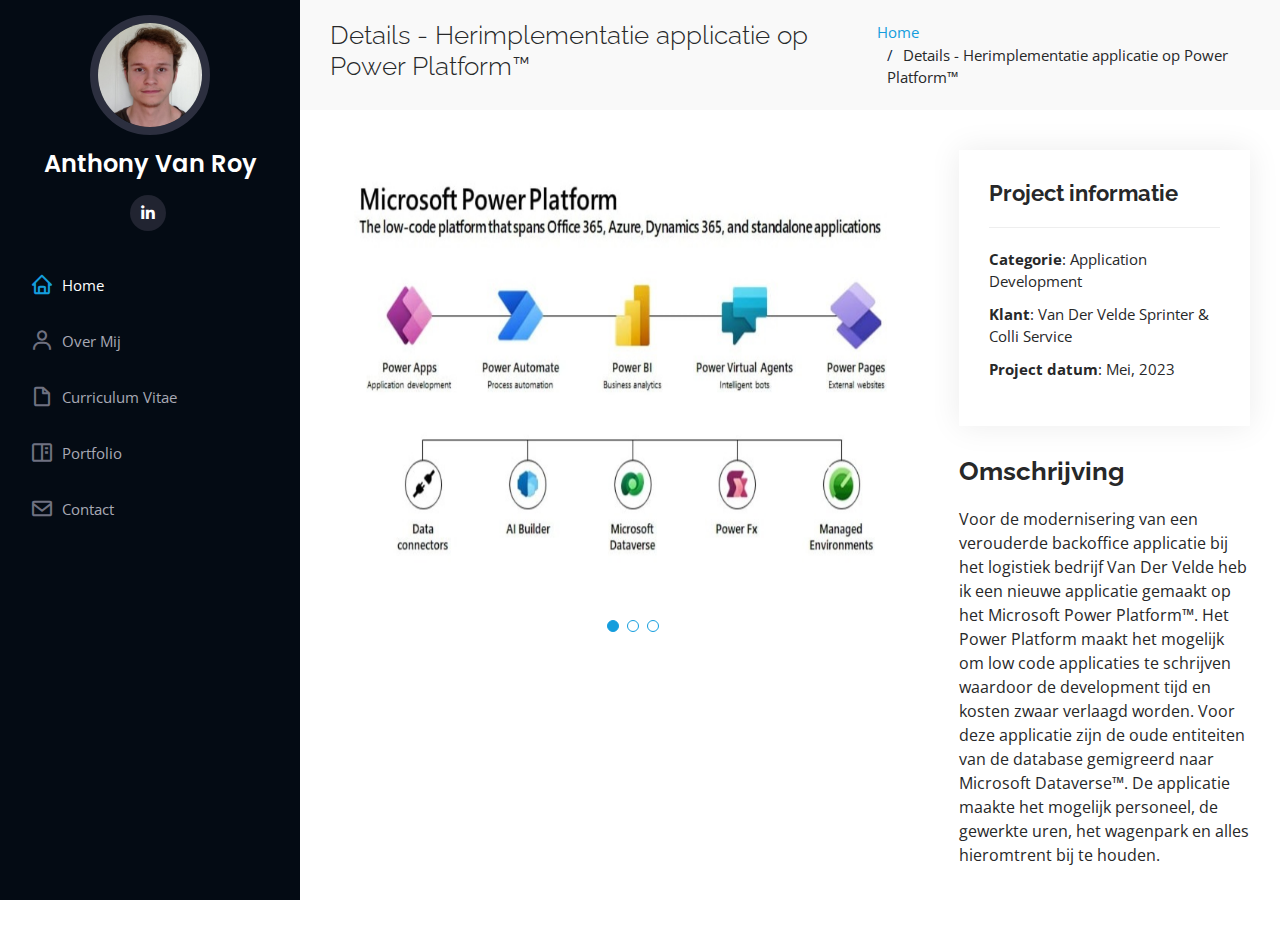
<file: portfolio-details-powerapps.html>
<!DOCTYPE html>
<html lang="en">

<head>
  <meta charset="utf-8">
  <meta content="width=device-width, initial-scale=1.0" name="viewport">

  <title>Details - Herimplementatie applicatie op Power Platform&trade;</title>
  <meta content="" name="description">
  <meta content="" name="keywords">

  <link href="assets/img/favicon.png" rel="icon">
  <link href="assets/img/favicon-icon.png" rel="favicon-icon">

  <link href="https://fonts.googleapis.com/css?family=Open+Sans:300,300i,400,400i,600,600i,700,700i|Raleway:300,300i,400,400i,500,500i,600,600i,700,700i|Poppins:300,300i,400,400i,500,500i,600,600i,700,700i" rel="stylesheet">

  <link href="assets/vendor/aos/aos.css" rel="stylesheet">
  <link href="assets/vendor/bootstrap/css/bootstrap.min.css" rel="stylesheet">
  <link href="assets/vendor/bootstrap-icons/bootstrap-icons.css" rel="stylesheet">
  <link href="assets/vendor/boxicons/css/boxicons.min.css" rel="stylesheet">
  <link href="assets/vendor/glightbox/css/glightbox.min.css" rel="stylesheet">
  <link href="assets/vendor/swiper/swiper-bundle.min.css" rel="stylesheet">

  <link href="assets/css/style.css" rel="stylesheet">

</head>

<body>

  <i class="bi bi-list mobile-nav-toggle d-xl-none"></i>

  <header id="header">
    <div class="d-flex flex-column">

      <div class="profile">
        <img src="assets/img/profile-img.jpg" alt="" class="img-fluid rounded-circle">
        <h1 class="text-light"><a href="index.html">Anthony Van Roy</a></h1>
        <div class="social-links mt-3 text-center">
          <a href="https://www.linkedin.com/in/anthony-van-roy-a99211253/" class="linkedin"><i class="bx bxl-linkedin"></i></a>
        </div>
      </div>

      <nav id="navbar" class="nav-menu navbar">
        <ul>
          <li><a href="index.html#hero" class="nav-link scrollto active"><i class="bx bx-home"></i> <span>Home</span></a></li>
          <li><a href="index.html#about" class="nav-link scrollto"><i class="bx bx-user"></i> <span>Over Mij</span></a></li>
          <li><a href="index.html#resume" class="nav-link scrollto"><i class="bx bx-file-blank"></i> <span>Curriculum Vitae</span></a></li>
          <li><a href="index.html#portfolio" class="nav-link scrollto"><i class="bx bx-book-content"></i> <span>Portfolio</span></a></li>
          <li><a href="index.html#contact" class="nav-link scrollto"><i class="bx bx-envelope"></i> <span>Contact</span></a></li>
        </ul>
      </nav>
    </div>
  </header>

  <main id="main">

    <section id="breadcrumbs" class="breadcrumbs">
      <div class="container">

        <div class="d-flex justify-content-between align-items-center">
          <h2>Details - Herimplementatie applicatie op Power Platform&trade;</h2>
          <ol>
            <li><a href="index.html">Home</a></li>
            <li>Details - Herimplementatie applicatie op Power Platform&trade;</li>
          </ol>
        </div>

      </div>
    </section>

    <section id="portfolio-details" class="portfolio-details">
      <div class="container">

        <div class="row gy-4">

          <div class="col-lg-8">
            <div class="portfolio-details-slider swiper">
              <div class="swiper-wrapper align-items-center">

                <div class="swiper-slide">
                  <img src="assets/img/portfolio/portfolio-powerapps-02.jpg" alt="">
                </div>

                <div class="swiper-slide">
                  <img src="assets/img/portfolio/portfolio-powerapps-03.jpg" alt="">
                </div>

                <div class="swiper-slide">
                  <img src="assets/img/portfolio/portfolio-powerapps-04.jpg" alt="">
                </div>

              </div>
              <div class="swiper-pagination"></div>
            </div>
          </div>

          <div class="col-lg-4">
            <div class="portfolio-info">
              <h3>Project informatie</h3>
              <ul>
                <li><strong>Categorie</strong>: Application Development</li>
                <li><strong>Klant</strong>: Van Der Velde Sprinter & Colli Service</li>
                <li><strong>Project datum</strong>: Mei, 2023</li>
                <!--  <li><strong>Project Document</strong>: <a href="assets/docs/Technical Manual Van Der Velde Adminware.pdf">Download</a></li>  -->
              </ul>
            </div>
            <div class="portfolio-description">
              <h2>Omschrijving</h2>
              <p>
                Voor de modernisering van een verouderde backoffice applicatie bij het logistiek bedrijf Van Der Velde heb ik een nieuwe applicatie gemaakt op het Microsoft Power Platform&trade;. Het Power Platform maakt het mogelijk om low code applicaties te schrijven waardoor de development tijd en kosten zwaar verlaagd worden. Voor deze applicatie zijn de oude entiteiten van de database gemigreerd naar Microsoft Dataverse&trade;. De applicatie maakte het mogelijk personeel, de gewerkte uren, het wagenpark en alles hieromtrent bij te houden.
              </p>
            </div>
          </div>

        </div>

      </div>
    </section>

  </main>

  <a href="#" class="back-to-top d-flex align-items-center justify-content-center"><i class="bi bi-arrow-up-short"></i></a>

  <script src="assets/vendor/purecounter/purecounter_vanilla.js"></script>
  <script src="assets/vendor/aos/aos.js"></script>
  <script src="assets/vendor/bootstrap/js/bootstrap.bundle.min.js"></script>
  <script src="assets/vendor/glightbox/js/glightbox.min.js"></script>
  <script src="assets/vendor/isotope-layout/isotope.pkgd.min.js"></script>
  <script src="assets/vendor/swiper/swiper-bundle.min.js"></script>
  <script src="assets/vendor/typed.js/typed.umd.js"></script>
  <script src="assets/vendor/waypoints/noframework.waypoints.js"></script>
  <script src="assets/vendor/php-email-form/validate.js"></script>

  <script src="assets/js/main.js"></script>

</body>

</html>
</file>
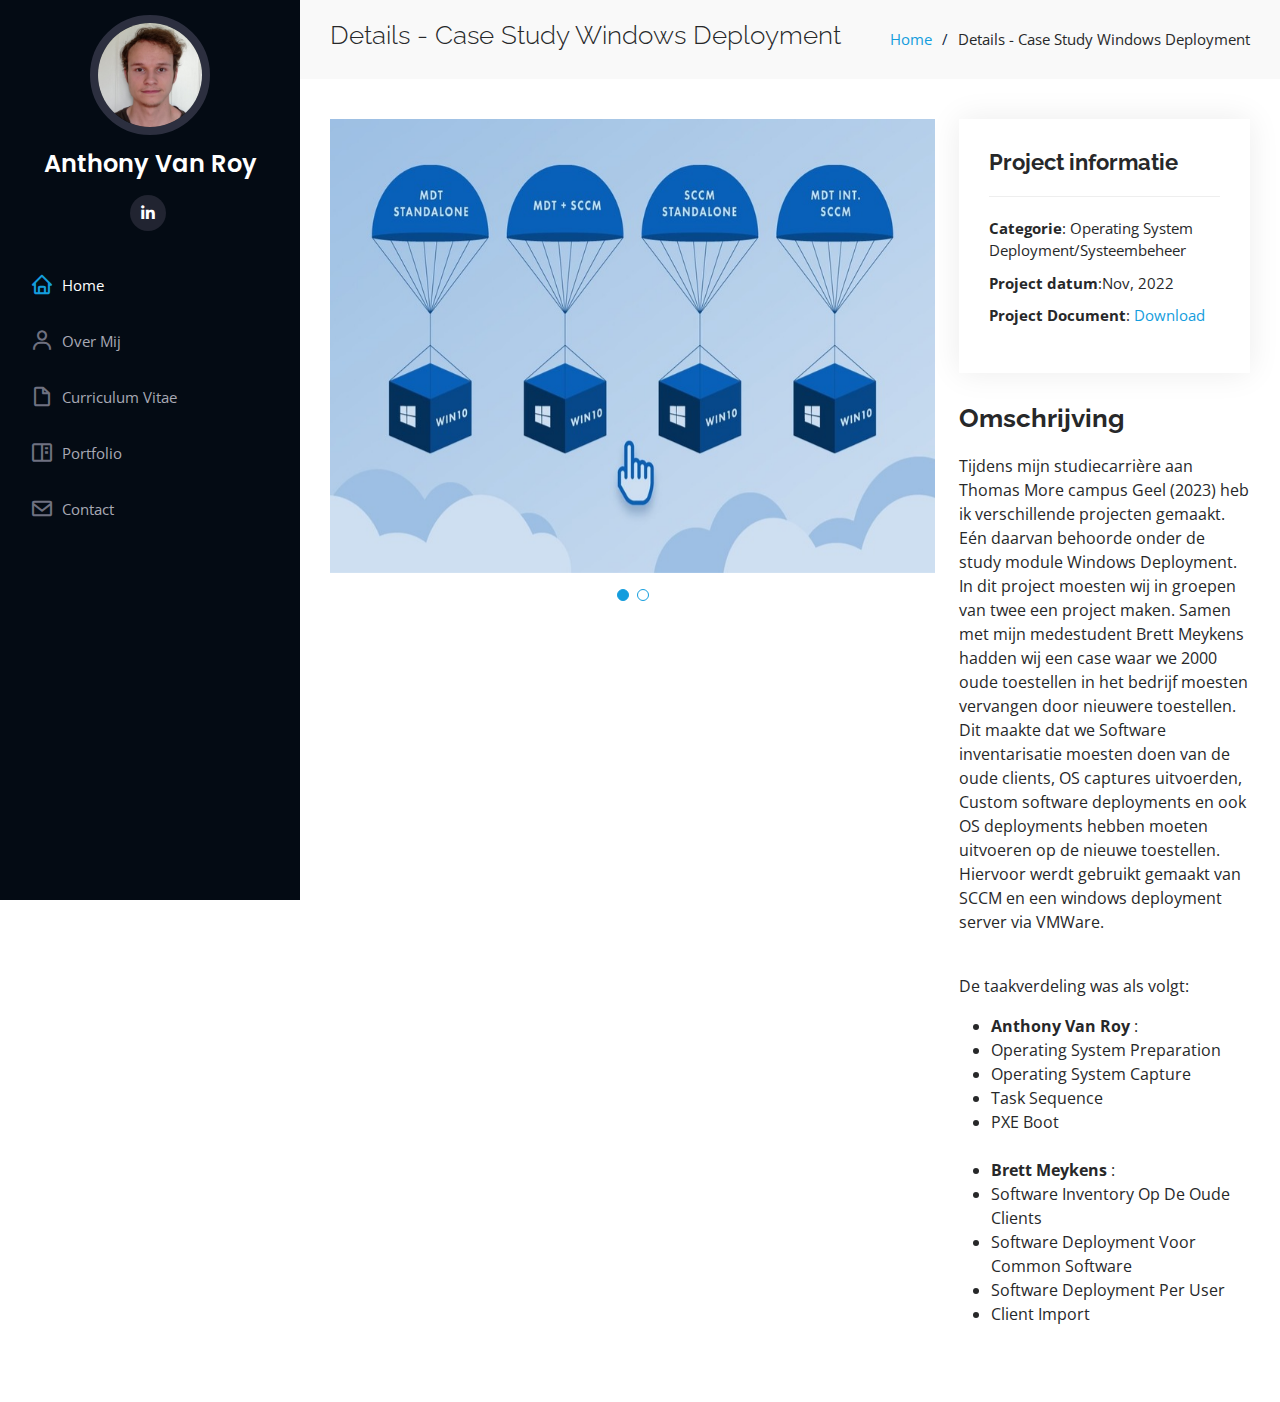
<file: portfolio-details-windows-deployment.html>
<!DOCTYPE html>
<html lang="en">

<head>
  <meta charset="utf-8">
  <meta content="width=device-width, initial-scale=1.0" name="viewport">

  <title>Details - Case Study Windows Deployment</title>
  <meta content="" name="description">
  <meta content="" name="keywords">

  <link href="assets/img/favicon.png" rel="icon">
  <link href="assets/img/favicon-icon.png" rel="favicon-icon">

  <link href="https://fonts.googleapis.com/css?family=Open+Sans:300,300i,400,400i,600,600i,700,700i|Raleway:300,300i,400,400i,500,500i,600,600i,700,700i|Poppins:300,300i,400,400i,500,500i,600,600i,700,700i" rel="stylesheet">

  <link href="assets/vendor/aos/aos.css" rel="stylesheet">
  <link href="assets/vendor/bootstrap/css/bootstrap.min.css" rel="stylesheet">
  <link href="assets/vendor/bootstrap-icons/bootstrap-icons.css" rel="stylesheet">
  <link href="assets/vendor/boxicons/css/boxicons.min.css" rel="stylesheet">
  <link href="assets/vendor/glightbox/css/glightbox.min.css" rel="stylesheet">
  <link href="assets/vendor/swiper/swiper-bundle.min.css" rel="stylesheet">

  <link href="assets/css/style.css" rel="stylesheet">

</head>

<body>

  <i class="bi bi-list mobile-nav-toggle d-xl-none"></i>

  <header id="header">
    <div class="d-flex flex-column">

      <div class="profile">
        <img src="assets/img/profile-img.jpg" alt="" class="img-fluid rounded-circle">
        <h1 class="text-light"><a href="index.html">Anthony Van Roy</a></h1>
        <div class="social-links mt-3 text-center">
          <a href="https://www.linkedin.com/in/anthony-van-roy-a99211253/" class="linkedin"><i class="bx bxl-linkedin"></i></a>
        </div>
      </div>

      <nav id="navbar" class="nav-menu navbar">
        <ul>
          <li><a href="index.html#hero" class="nav-link scrollto active"><i class="bx bx-home"></i> <span>Home</span></a></li>
          <li><a href="index.html#about" class="nav-link scrollto"><i class="bx bx-user"></i> <span>Over Mij</span></a></li>
          <li><a href="index.html#resume" class="nav-link scrollto"><i class="bx bx-file-blank"></i> <span>Curriculum Vitae</span></a></li>
          <li><a href="index.html#portfolio" class="nav-link scrollto"><i class="bx bx-book-content"></i> <span>Portfolio</span></a></li>
          <li><a href="index.html#contact" class="nav-link scrollto"><i class="bx bx-envelope"></i> <span>Contact</span></a></li>
        </ul>
      </nav>
    </div>
  </header>

  <main id="main">

    <section id="breadcrumbs" class="breadcrumbs">
      <div class="container">

        <div class="d-flex justify-content-between align-items-center">
          <h2>Details - Case Study Windows Deployment</h2>
          <ol>
            <li><a href="index.html">Home</a></li>
            <li>Details - Case Study Windows Deployment</li>
          </ol>
        </div>

      </div>
    </section>

    <section id="portfolio-details" class="portfolio-details">
      <div class="container">

        <div class="row gy-4">

          <div class="col-lg-8">
            <div class="portfolio-details-slider swiper">
              <div class="swiper-wrapper align-items-center">

                <div class="swiper-slide">
                  <img src="assets/img/portfolio/portfolio-case-study-windows-deployment-01.jpg" alt="">
                </div>

                <div class="swiper-slide">
                  <img src="assets/img/portfolio/portfolio-case-study-windows-deployment-02.jpg" alt="">
                </div>

              </div>
              <div class="swiper-pagination"></div>
            </div>
          </div>

          <div class="col-lg-4">
            <div class="portfolio-info">
              <h3>Project informatie</h3>
              <ul>
                <li><strong>Categorie</strong>: Operating System Deployment/Systeembeheer</li>
                <li><strong>Project datum</strong>:Nov, 2022</li>
                <li><strong>Project Document</strong>: <a href="assets/docs/casestudy_windowsdeployment.pdf">Download</a></li>
              </ul>
            </div>
            <div class="portfolio-description">
              <h2>Omschrijving</h2>
              <p>
                Tijdens mijn studiecarrière aan Thomas More campus Geel (2023) heb ik verschillende projecten gemaakt. Eén daarvan behoorde onder de study module Windows Deployment. In dit project moesten wij in groepen van twee een project maken. Samen met mijn medestudent Brett Meykens hadden wij een case waar we 2000 oude toestellen in het bedrijf moesten vervangen door nieuwere toestellen. Dit maakte dat we Software inventarisatie moesten doen van de oude clients, OS captures uitvoerden, Custom software deployments en ook OS deployments hebben moeten uitvoeren op de nieuwe toestellen. Hiervoor werdt gebruikt gemaakt van SCCM en een windows deployment server via VMWare.
              </p>
              <br>

            <div class="">
              <p>De taakverdeling was als volgt:</p>
              <ul>
                <li><strong>Anthony Van Roy</strong> : </li>
                <li>Operating System Preparation</li>
                <li>Operating System Capture</li>
                <li>Task Sequence</li>
                <li>PXE Boot</li>
                <br>
                <li><strong>Brett Meykens</strong> : </li>
                <li>Software Inventory Op De Oude Clients</li>
                <li>Software Deployment Voor Common Software</li>
                <li>Software Deployment Per User</li>
                <li>Client Import</li>
              </ul>
            </div>

            </div>
          </div>

        </div>

      </div>
    </section>

  </main>

  <a href="#" class="back-to-top d-flex align-items-center justify-content-center"><i class="bi bi-arrow-up-short"></i></a>

  <script src="assets/vendor/purecounter/purecounter_vanilla.js"></script>
  <script src="assets/vendor/aos/aos.js"></script>
  <script src="assets/vendor/bootstrap/js/bootstrap.bundle.min.js"></script>
  <script src="assets/vendor/glightbox/js/glightbox.min.js"></script>
  <script src="assets/vendor/isotope-layout/isotope.pkgd.min.js"></script>
  <script src="assets/vendor/swiper/swiper-bundle.min.js"></script>
  <script src="assets/vendor/typed.js/typed.umd.js"></script>
  <script src="assets/vendor/waypoints/noframework.waypoints.js"></script>
  <script src="assets/vendor/php-email-form/validate.js"></script>

  <script src="assets/js/main.js"></script>

</body>

</html>
</file>
<file: assets/css/style.css>
body {
  font-family: "Open Sans", sans-serif;
  color: #272829;
}

a {
  color: #149ddd;
  text-decoration: none;
}

a:hover {
  color: #37b3ed;
  text-decoration: none;
}

h1,
h2,
h3,
h4,
h5,
h6 {
  font-family: "Raleway", sans-serif;
}

/*--------------------------------------------------------------
# Back to top button
--------------------------------------------------------------*/
.back-to-top {
  position: fixed;
  visibility: hidden;
  opacity: 0;
  right: 15px;
  bottom: 15px;
  z-index: 996;
  background: #149ddd;
  width: 40px;
  height: 40px;
  border-radius: 50px;
  transition: all 0.4s;
}

.back-to-top i {
  font-size: 28px;
  color: #fff;
  line-height: 0;
}

.back-to-top:hover {
  background: #2eafec;
  color: #fff;
}

.back-to-top.active {
  visibility: visible;
  opacity: 1;
}

/*--------------------------------------------------------------
# Header
--------------------------------------------------------------*/
#header {
  position: fixed;
  top: 0;
  left: 0;
  bottom: 0;
  width: 300px;
  transition: all ease-in-out 0.5s;
  z-index: 9997;
  transition: all 0.5s;
  padding: 0 15px;
  background: #040b14;
  overflow-y: auto;
}

#header .profile img {
  margin: 15px auto;
  display: block;
  width: 120px;
  border: 8px solid #2c2f3f;
}

#header .profile h1 {
  font-size: 24px;
  margin: 0;
  padding: 0;
  font-weight: 600;
  -moz-text-align-last: center;
  text-align-last: center;
  font-family: "Poppins", sans-serif;
}

#header .profile h1 a,
#header .profile h1 a:hover {
  color: #fff;
  text-decoration: none;
}

#header .profile .social-links a {
  font-size: 18px;
  display: inline-block;
  background: #212431;
  color: #fff;
  line-height: 1;
  padding: 8px 0;
  margin-right: 4px;
  border-radius: 50%;
  text-align: center;
  width: 36px;
  height: 36px;
  transition: 0.3s;
}

#header .profile .social-links a:hover {
  background: #149ddd;
  color: #fff;
  text-decoration: none;
}

#main {
  margin-left: 300px;
}

.container,
.container-fluid {
  padding-left: 30px;
  padding-right: 30px;
}

@media (max-width: 1199px) {
  #header {
    left: -300px;
  }

  #main {
    margin-left: 0;
  }

  .container,
  .container-fluid {
    padding-left: 12px;
    padding-right: 12px;
  }
}

/*--------------------------------------------------------------
# Navigation Menu
--------------------------------------------------------------*/
/* Desktop Navigation */
.nav-menu {
  padding: 30px 0 0 0;
}

.nav-menu * {
  margin: 0;
  padding: 0;
  list-style: none;
}

.nav-menu>ul>li {
  position: relative;
  white-space: nowrap;
}

.nav-menu a,
.nav-menu a:focus {
  display: flex;
  align-items: center;
  color: #a8a9b4;
  padding: 12px 15px;
  margin-bottom: 8px;
  transition: 0.3s;
  font-size: 15px;
}

.nav-menu a i,
.nav-menu a:focus i {
  font-size: 24px;
  padding-right: 8px;
  color: #6f7180;
}

.nav-menu a:hover,
.nav-menu .active,
.nav-menu .active:focus,
.nav-menu li:hover>a {
  text-decoration: none;
  color: #fff;
}

.nav-menu a:hover i,
.nav-menu .active i,
.nav-menu .active:focus i,
.nav-menu li:hover>a i {
  color: #149ddd;
}

/* Mobile Navigation */
.mobile-nav-toggle {
  position: fixed;
  right: 15px;
  top: 15px;
  z-index: 9998;
  border: 0;
  font-size: 24px;
  transition: all 0.4s;
  outline: none !important;
  background-color: #149ddd;
  color: #fff;
  width: 40px;
  height: 40px;
  display: inline-flex;
  align-items: center;
  justify-content: center;
  line-height: 0;
  border-radius: 50px;
  cursor: pointer;
}

.mobile-nav-active {
  overflow: hidden;
}

.mobile-nav-active #header {
  left: 0;
}

/*--------------------------------------------------------------
# Hero Section
--------------------------------------------------------------*/
#hero {
  width: 100%;
  height: 100vh;
  background: url("../img/servers.jpg") top center;
  background-size: cover;
}

#hero:before {
  content: "";
  background: rgba(5, 13, 24, 0.3);
  position: absolute;
  bottom: 0;
  top: 0;
  left: 0;
  right: 0;
  z-index: 1;
}

#hero .hero-container {
  position: relative;
  z-index: 2;
  min-width: 300px;
}

#hero h1 {
  margin: 0 0 10px 0;
  font-size: 64px;
  font-weight: 700;
  line-height: 56px;
  color: #fff;
}

#hero p {
  color: #fff;
  margin-bottom: 50px;
  font-size: 26px;
  font-family: "Poppins", sans-serif;
}

#hero p span {
  color: #fff;
  padding-bottom: 4px;
  letter-spacing: 1px;
  border-bottom: 3px solid #149ddd;
}

@media (min-width: 1024px) {
  #hero {
    background-attachment: fixed;
  }
}

@media (max-width: 768px) {
  #hero h1 {
    font-size: 28px;
    line-height: 36px;
  }

  #hero h2 {
    font-size: 18px;
    line-height: 24px;
    margin-bottom: 30px;
  }
}

/*--------------------------------------------------------------
# Sections General
--------------------------------------------------------------*/
section {
  padding: 60px 0;
  overflow: hidden;
}

.section-bg {
  background: #f5f8fd;
}

.section-title {
  padding-bottom: 30px;
}

.section-title h2 {
  font-size: 32px;
  font-weight: bold;
  margin-bottom: 20px;
  padding-bottom: 20px;
  position: relative;
  color: #173b6c;
}

.section-title h2::after {
  content: "";
  position: absolute;
  display: block;
  width: 50px;
  height: 3px;
  background: #149ddd;
  bottom: 0;
  left: 0;
}

.section-title p {
  margin-bottom: 0;
}

/*--------------------------------------------------------------
# About
--------------------------------------------------------------*/
.about .content h3 {
  font-weight: 700;
  font-size: 26px;
  color: #173b6c;
}

.about .content ul {
  list-style: none;
  padding: 0;
}

.about .content ul li {
  margin-bottom: 20px;
  display: flex;
  align-items: center;
}

.about .content ul strong {
  margin-right: 10px;
}

.about .content ul i {
  font-size: 16px;
  margin-right: 5px;
  color: #149ddd;
  line-height: 0;
}

.about .content p:last-child {
  margin-bottom: 0;
}

/*--------------------------------------------------------------
# Facts
--------------------------------------------------------------*/
.facts {
  padding-bottom: 30px;
}

.facts .count-box {
  padding: 30px;
  width: 100%;
}

.facts .count-box i {
  display: block;
  font-size: 44px;
  color: #149ddd;
  float: left;
  line-height: 0;
}

.facts .count-box span {
  font-size: 48px;
  line-height: 40px;
  display: block;
  font-weight: 700;
  color: #050d18;
  margin-left: 60px;
}

.facts .count-box p {
  padding: 15px 0 0 0;
  margin: 0 0 0 60px;
  font-family: "Raleway", sans-serif;
  font-size: 14px;
  color: #122f57;
}

.facts .count-box a {
  font-weight: 600;
  display: block;
  margin-top: 20px;
  color: #122f57;
  font-size: 15px;
  font-family: "Poppins", sans-serif;
  transition: ease-in-out 0.3s;
}

.facts .count-box a:hover {
  color: #1f5297;
}

/*--------------------------------------------------------------
# Akills
--------------------------------------------------------------*/
.skills .progress {
  height: 60px;
  display: block;
  background: none;
  border-radius: 0;
}

.skills .progress .skill {
  padding: 0;
  margin: 0 0 6px 0;
  text-transform: uppercase;
  display: block;
  font-weight: 600;
  font-family: "Poppins", sans-serif;
  color: #050d18;
}

.skills .progress .skill .val {
  float: right;
  font-style: normal;
}

.skills .progress-bar-wrap {
  background: #dce8f8;
  height: 10px;
}

.skills .progress-bar {
  width: 1px;
  height: 10px;
  transition: 0.9s;
  background-color: #149ddd;
}

/*--------------------------------------------------------------
# Resume
--------------------------------------------------------------*/
.resume .resume-title {
  font-size: 26px;
  font-weight: 700;
  margin-top: 20px;
  margin-bottom: 20px;
  color: #050d18;
}

.resume .resume-item {
  padding: 0 0 20px 20px;
  margin-top: -2px;
  border-left: 2px solid #1f5297;
  position: relative;
}

.resume .resume-item h4 {
  line-height: 18px;
  font-size: 18px;
  font-weight: 600;
  text-transform: uppercase;
  font-family: "Poppins", sans-serif;
  color: #050d18;
  margin-bottom: 10px;
}

.resume .resume-item h5 {
  font-size: 16px;
  background: #e4edf9;
  padding: 5px 15px;
  display: inline-block;
  font-weight: 600;
  margin-bottom: 10px;
}

.resume .resume-item ul {
  padding-left: 20px;
}

.resume .resume-item ul li {
  padding-bottom: 10px;
}

.resume .resume-item:last-child {
  padding-bottom: 0;
}

.resume .resume-item::before {
  content: "";
  position: absolute;
  width: 16px;
  height: 16px;
  border-radius: 50px;
  left: -9px;
  top: 0;
  background: #fff;
  border: 2px solid #1f5297;
}

/*--------------------------------------------------------------
# Portfolio
--------------------------------------------------------------*/
.portfolio .portfolio-item {
  margin-bottom: 30px;
}

.portfolio #portfolio-flters {
  padding: 0;
  margin: 0 auto 35px auto;
  list-style: none;
  text-align: center;
  background: #fff;
  border-radius: 50px;
  padding: 2px 15px;
}

.portfolio #portfolio-flters li {
  cursor: pointer;
  display: inline-block;
  padding: 10px 15px 8px 15px;
  font-size: 14px;
  font-weight: 600;
  line-height: 1;
  text-transform: uppercase;
  color: #272829;
  margin-bottom: 5px;
  transition: all 0.3s ease-in-out;
}

.portfolio #portfolio-flters li:hover,
.portfolio #portfolio-flters li.filter-active {
  color: #149ddd;
}

.portfolio #portfolio-flters li:last-child {
  margin-right: 0;
}

.portfolio .portfolio-wrap {
  transition: 0.3s;
  position: relative;
  overflow: hidden;
  z-index: 1;
}

.portfolio .portfolio-wrap::before {
  content: "";
  background: rgba(255, 255, 255, 0.5);
  position: absolute;
  left: 0;
  right: 0;
  top: 0;
  bottom: 0;
  transition: all ease-in-out 0.3s;
  z-index: 2;
  opacity: 0;
}

.portfolio .portfolio-wrap .portfolio-links {
  opacity: 1;
  left: 0;
  right: 0;
  bottom: -60px;
  z-index: 3;
  position: absolute;
  transition: all ease-in-out 0.3s;
  display: flex;
  justify-content: center;
}

.portfolio .portfolio-wrap .portfolio-links a {
  color: #fff;
  font-size: 28px;
  text-align: center;
  background: rgba(20, 157, 221, 0.75);
  transition: 0.3s;
  width: 50%;
}

.portfolio .portfolio-wrap .portfolio-links a:hover {
  background: rgba(20, 157, 221, 0.95);
}

.portfolio .portfolio-wrap .portfolio-links a+a {
  border-left: 1px solid #37b3ed;
}

.portfolio .portfolio-wrap:hover::before {
  top: 0;
  left: 0;
  right: 0;
  bottom: 0;
  opacity: 1;
}

.portfolio .portfolio-wrap:hover .portfolio-links {
  opacity: 1;
  bottom: 0;
}

/*--------------------------------------------------------------
# Portfolio Details
--------------------------------------------------------------*/
.portfolio-details {
  padding-top: 40px;
}

.portfolio-details .portfolio-details-slider img {
  width: 100%;
}

.portfolio-details .portfolio-details-slider .swiper-pagination {
  margin-top: 20px;
  position: relative;
}

.portfolio-details .portfolio-details-slider .swiper-pagination .swiper-pagination-bullet {
  width: 12px;
  height: 12px;
  background-color: #fff;
  opacity: 1;
  border: 1px solid #149ddd;
}

.portfolio-details .portfolio-details-slider .swiper-pagination .swiper-pagination-bullet-active {
  background-color: #149ddd;
}

.portfolio-details .portfolio-info {
  padding: 30px;
  box-shadow: 0px 0 30px rgba(5, 13, 24, 0.08);
}

.portfolio-details .portfolio-info h3 {
  font-size: 22px;
  font-weight: 700;
  margin-bottom: 20px;
  padding-bottom: 20px;
  border-bottom: 1px solid #eee;
}

.portfolio-details .portfolio-info ul {
  list-style: none;
  padding: 0;
  font-size: 15px;
}

.portfolio-details .portfolio-info ul li+li {
  margin-top: 10px;
}

.portfolio-details .portfolio-description {
  padding-top: 30px;
}

.portfolio-details .portfolio-description h2 {
  font-size: 26px;
  font-weight: 700;
  margin-bottom: 20px;
}

.portfolio-details .portfolio-description p {
  padding: 0;
}

/*--------------------------------------------------------------
# Services
--------------------------------------------------------------*/
.services .icon-box {
  margin-bottom: 20px;
}

.services .icon {
  float: left;
  display: flex;
  align-items: center;
  justify-content: center;
  width: 54px;
  height: 54px;
  background: #149ddd;
  border-radius: 50%;
  transition: 0.5s;
  border: 1px solid #149ddd;
}

.services .icon i {
  color: #fff;
  font-size: 24px;
  line-height: 0;
}

.services .icon-box:hover .icon {
  background: #fff;
}

.services .icon-box:hover .icon i {
  color: #149ddd;
}

.services .title {
  margin-left: 80px;
  font-weight: 700;
  margin-bottom: 15px;
  font-size: 18px;
}

.services .title a {
  color: #343a40;
}

.services .title a:hover {
  color: #149ddd;
}

.services .description {
  margin-left: 80px;
  line-height: 24px;
  font-size: 14px;
}

/*--------------------------------------------------------------
# Testimonials
--------------------------------------------------------------*/
.testimonials .testimonials-carousel,
.testimonials .testimonials-slider {
  overflow: hidden;
}

.testimonials .testimonial-item {
  box-sizing: content-box;
  text-align: center;
  min-height: 320px;
}

.testimonials .testimonial-item .testimonial-img {
  width: 90px;
  border-radius: 50%;
  margin: 0 auto;
}

.testimonials .testimonial-item h3 {
  font-size: 18px;
  font-weight: bold;
  margin: 10px 0 5px 0;
  color: #111;
}

.testimonials .testimonial-item h4 {
  font-size: 14px;
  color: #999;
  margin: 0;
}

.testimonials .testimonial-item .quote-icon-left,
.testimonials .testimonial-item .quote-icon-right {
  color: #c3e8fa;
  font-size: 26px;
}

.testimonials .testimonial-item .quote-icon-left {
  display: inline-block;
  left: -5px;
  position: relative;
}

.testimonials .testimonial-item .quote-icon-right {
  display: inline-block;
  right: -5px;
  position: relative;
  top: 10px;
}

.testimonials .testimonial-item p {
  font-style: italic;
  margin: 0 15px 15px 15px;
  padding: 20px;
  background: #fff;
  position: relative;
  margin-bottom: 35px;
  border-radius: 6px;
  box-shadow: 0px 2px 15px rgba(0, 0, 0, 0.1);
}

.testimonials .testimonial-item p::after {
  content: "";
  width: 0;
  height: 0;
  border-top: 20px solid #fff;
  border-right: 20px solid transparent;
  border-left: 20px solid transparent;
  position: absolute;
  bottom: -20px;
  left: calc(50% - 20px);
}

.testimonials .swiper-pagination {
  margin-top: 20px;
  position: relative;
}

.testimonials .swiper-pagination .swiper-pagination-bullet {
  width: 12px;
  height: 12px;
  background-color: #fff;
  opacity: 1;
  border: 1px solid #149ddd;
}

.testimonials .swiper-pagination .swiper-pagination-bullet-active {
  background-color: #149ddd;
}

/*--------------------------------------------------------------
# Contact
--------------------------------------------------------------*/
.contact {
  padding-bottom: 130px;
}

.contact .info {
  padding: 30px;
  background: #fff;
  width: 100%;
  box-shadow: 0 0 24px 0 rgba(0, 0, 0, 0.12);
}

.contact .info i {
  font-size: 20px;
  color: #149ddd;
  float: left;
  width: 44px;
  height: 44px;
  background: #dff3fc;
  display: flex;
  justify-content: center;
  align-items: center;
  border-radius: 50px;
  transition: all 0.3s ease-in-out;
}

.contact .info h4 {
  padding: 0 0 0 60px;
  font-size: 22px;
  font-weight: 600;
  margin-bottom: 5px;
  color: #050d18;
}

.contact .info p {
  padding: 0 0 10px 60px;
  margin-bottom: 20px;
  font-size: 14px;
  color: #173b6c;
}

.contact .info .email p {
  padding-top: 5px;
}

.contact .info .social-links {
  padding-left: 60px;
}

.contact .info .social-links a {
  font-size: 18px;
  display: inline-block;
  background: #333;
  color: #fff;
  line-height: 1;
  padding: 8px 0;
  border-radius: 50%;
  text-align: center;
  width: 36px;
  height: 36px;
  transition: 0.3s;
  margin-right: 10px;
}

.contact .info .social-links a:hover {
  background: #149ddd;
  color: #fff;
}

.contact .info .email:hover i,
.contact .info .address:hover i,
.contact .info .phone:hover i {
  background: #149ddd;
  color: #fff;
}

.contact .php-email-form {
  width: 100%;
  padding: 30px;
  background: #fff;
  box-shadow: 0 0 24px 0 rgba(0, 0, 0, 0.12);
}

.contact .php-email-form .form-group {
  padding-bottom: 8px;
}

.contact .php-email-form .validate {
  display: none;
  color: red;
  margin: 0 0 15px 0;
  font-weight: 400;
  font-size: 13px;
}

.contact .php-email-form .error-message {
  display: none;
  color: #fff;
  background: #ed3c0d;
  text-align: left;
  padding: 15px;
  font-weight: 600;
}

.contact .php-email-form .error-message br+br {
  margin-top: 25px;
}

.contact .php-email-form .sent-message {
  display: none;
  color: #fff;
  background: #18d26e;
  text-align: center;
  padding: 15px;
  font-weight: 600;
}

.contact .php-email-form .loading {
  display: none;
  background: #fff;
  text-align: center;
  padding: 15px;
}

.contact .php-email-form .loading:before {
  content: "";
  display: inline-block;
  border-radius: 50%;
  width: 24px;
  height: 24px;
  margin: 0 10px -6px 0;
  border: 3px solid #18d26e;
  border-top-color: #eee;
  animation: animate-loading 1s linear infinite;
}

.contact .php-email-form .form-group {
  margin-bottom: 15px;
}

.contact .php-email-form label {
  padding-bottom: 8px;
}

.contact .php-email-form input,
.contact .php-email-form textarea {
  border-radius: 0;
  box-shadow: none;
  font-size: 14px;
}

.contact .php-email-form input {
  height: 44px;
}

.contact .php-email-form textarea {
  padding: 10px 15px;
}

.contact .php-email-form button[type=submit] {
  background: #149ddd;
  border: 0;
  padding: 10px 24px;
  color: #fff;
  transition: 0.4s;
  border-radius: 4px;
}

.contact .php-email-form button[type=submit]:hover {
  background: #37b3ed;
}

@keyframes animate-loading {
  0% {
    transform: rotate(0deg);
  }

  100% {
    transform: rotate(360deg);
  }
}

/*--------------------------------------------------------------
# Breadcrumbs
--------------------------------------------------------------*/
.breadcrumbs {
  padding: 20px 0;
  background: #f9f9f9;
}

.breadcrumbs h2 {
  font-size: 26px;
  font-weight: 300;
}

.breadcrumbs ol {
  display: flex;
  flex-wrap: wrap;
  list-style: none;
  padding: 0;
  margin: 0;
  font-size: 15px;
}

.breadcrumbs ol li+li {
  padding-left: 10px;
}

.breadcrumbs ol li+li::before {
  display: inline-block;
  padding-right: 10px;
  color: #0e2442;
  content: "/";
}

@media (max-width: 768px) {
  .breadcrumbs .d-flex {
    display: block !important;
  }

  .breadcrumbs ol {
    display: block;
  }

  .breadcrumbs ol li {
    display: inline-block;
  }
}

/*--------------------------------------------------------------
# Footer
--------------------------------------------------------------*/
#footer {
  padding: 15px;
  color: #f4f6fd;
  font-size: 14px;
  position: fixed;
  left: 0;
  bottom: 0;
  width: 300px;
  z-index: 9999;
  background: #040b14;
}

#footer .copyright {
  text-align: center;
}

#footer .credits {
  padding-top: 5px;
  text-align: center;
  font-size: 13px;
  color: #eaebf0;
}

@media (max-width: 1199px) {
  #footer {
    position: static;
    width: auto;
    padding-right: 20px 15px;
  }
}
</file>
